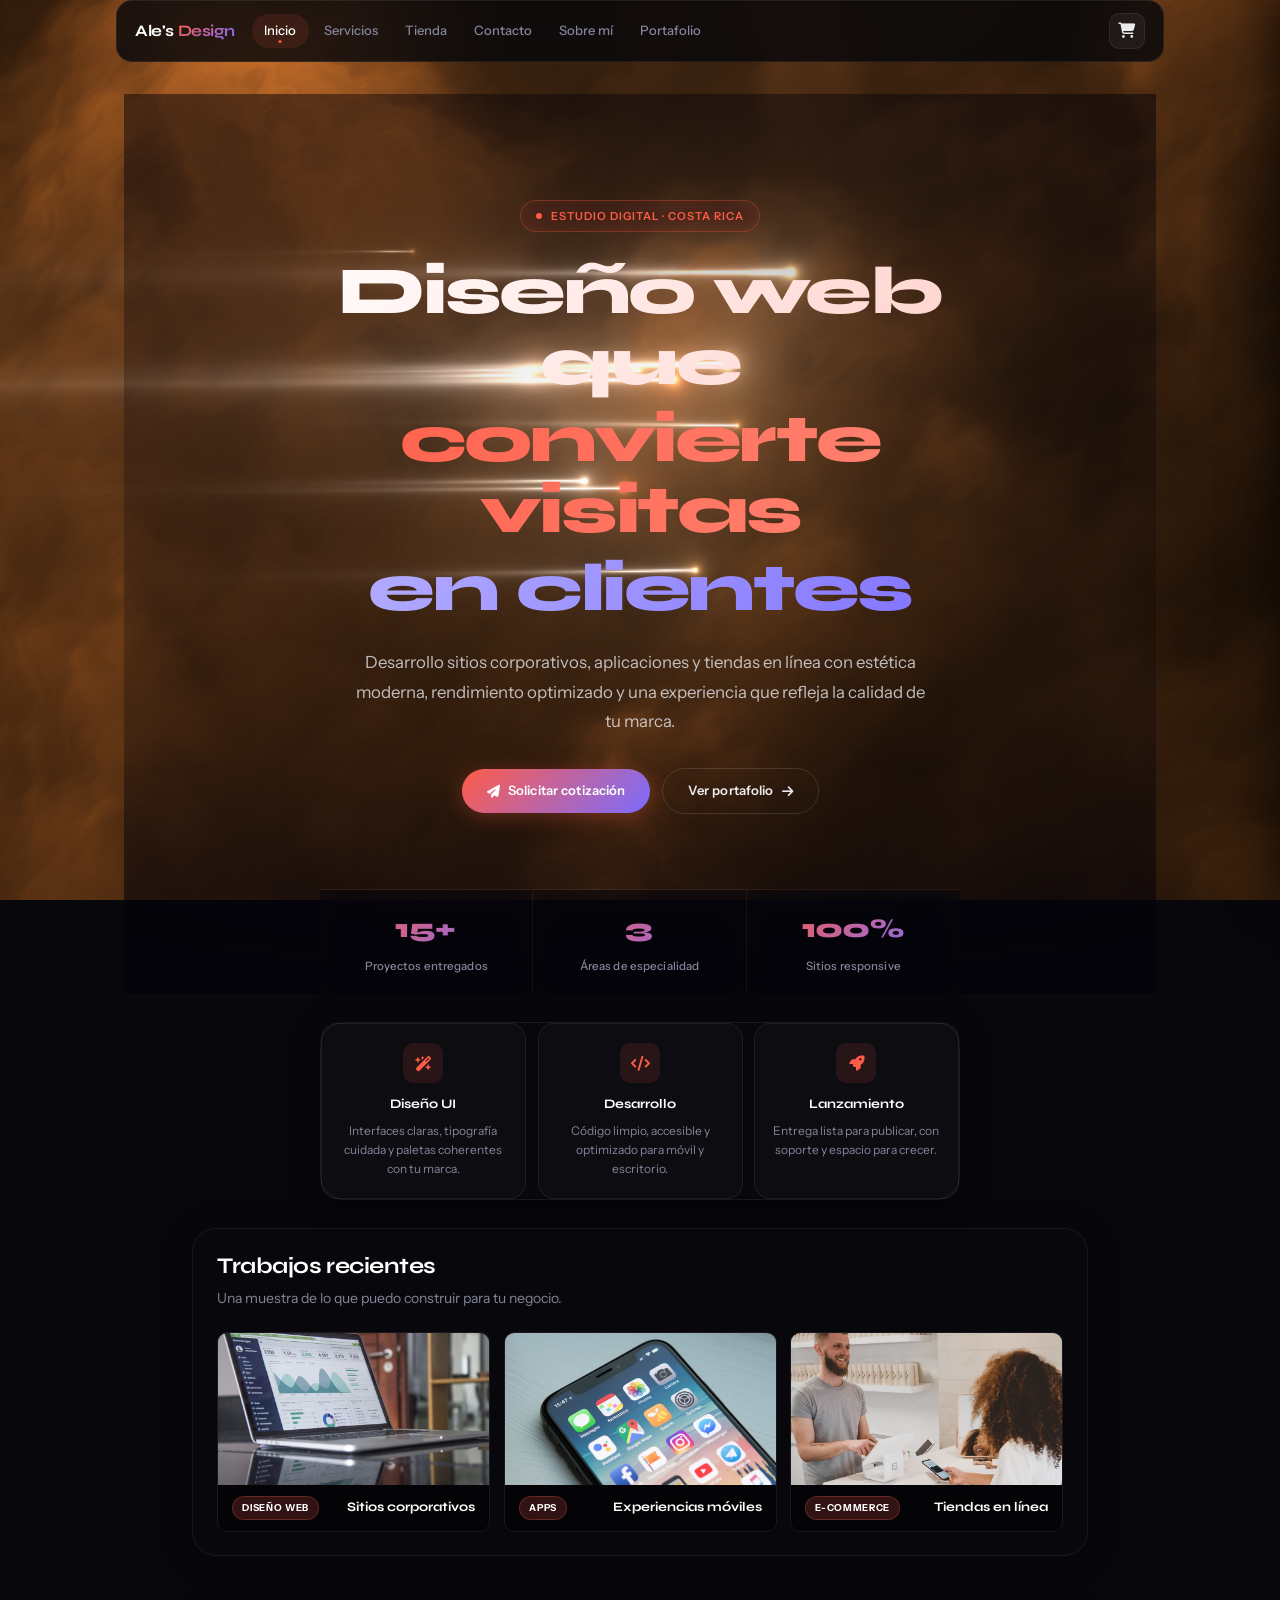
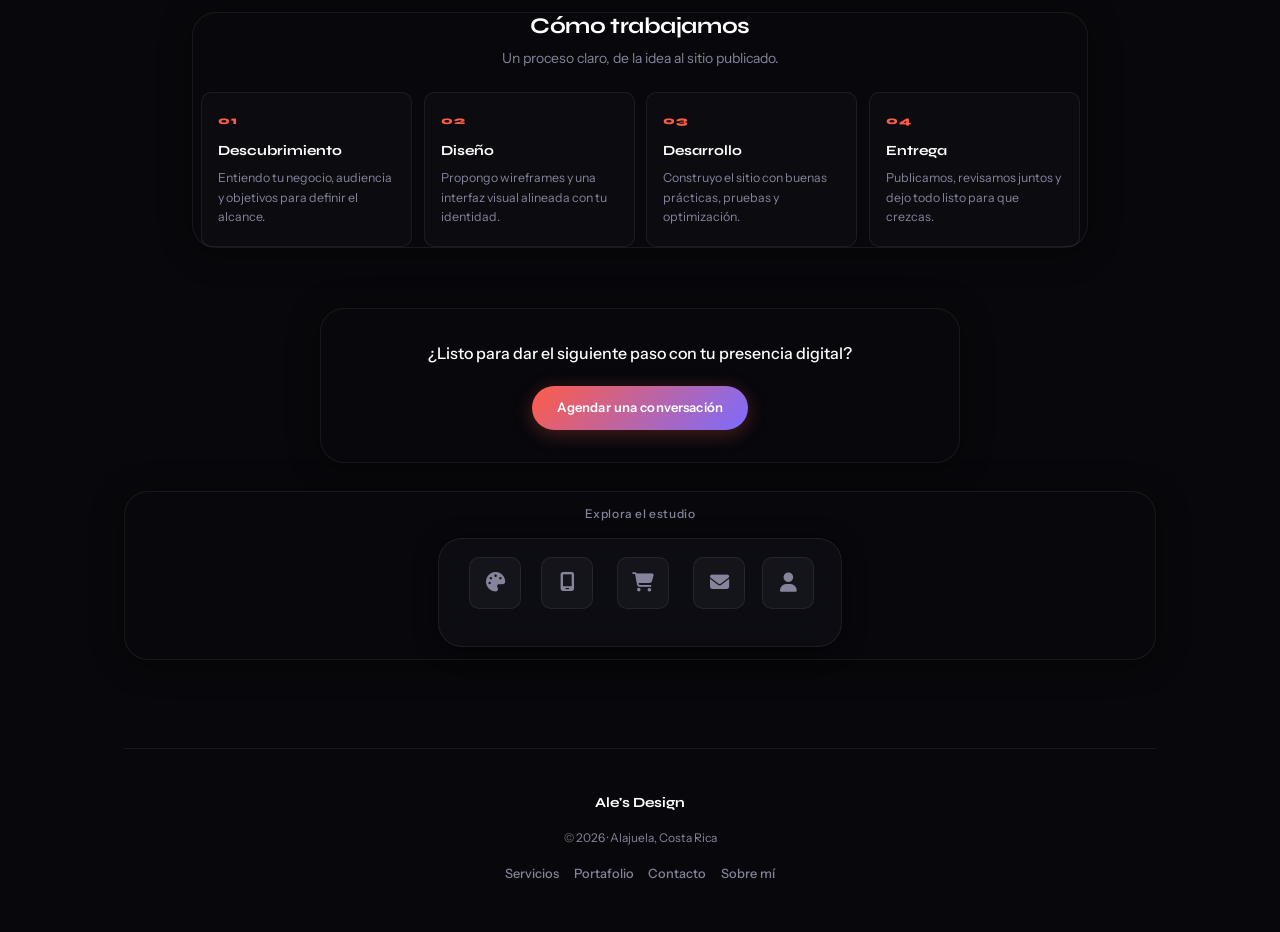
<file: index.html>
<!DOCTYPE html>
<html lang="es">
<head>
  <meta charset="UTF-8" />
  <meta name="viewport" content="width=device-width, initial-scale=1.0" />
  <meta name="description" content="Ale's Design — Estudio de diseño y desarrollo web en Costa Rica. Sitios corporativos, apps y tiendas en línea con identidad visual memorable." />
  <title>Inicio · Ale's Design</title>
  <link rel="icon" href="data:image/svg+xml,%3Csvg xmlns='http://www.w3.org/2000/svg' viewBox='0 0 32 32'%3E%3Cdefs%3E%3ClinearGradient id='g' x1='0%25' y1='0%25' x2='100%25' y2='100%25'%3E%3Cstop offset='0%25' stop-color='%23ff5c47'/%3E%3Cstop offset='100%25' stop-color='%237b6cff'/%3E%3C/linearGradient%3E%3C/defs%3E%3Crect width='32' height='32' rx='8' fill='%2308080c'/%3E%3Ctext x='16' y='22' text-anchor='middle' font-family='system-ui,sans-serif' font-size='14' font-weight='700' fill='url(%23g)'%3EA%3C/text%3E%3C/svg%3E" type="image/svg+xml" />
  <link rel="stylesheet" href="css/styles.css" />
  <link rel="preconnect" href="https://fonts.googleapis.com" />
  <link rel="preconnect" href="https://fonts.gstatic.com" crossorigin />
  <link href="https://fonts.googleapis.com/css2?family=Instrument+Sans:ital,wght@0,400;0,500;0,600;0,700;1,400&family=Syne:wght@600;700;800&display=swap" rel="stylesheet" />
  <link rel="stylesheet" href="https://cdnjs.cloudflare.com/ajax/libs/font-awesome/6.5.1/css/all.min.css" crossorigin="anonymous" referrerpolicy="no-referrer" />
</head>
<body class="page--inicio">
  <!-- Canvas fijo: cubre toda la página de inicio -->
  <canvas id="hero-canvas" aria-hidden="true"></canvas>

  <div class="page-loader" aria-hidden="true">
    <div class="page-loader__bar"></div>
  </div>

  <div class="page-shell">
    <header class="site-header">
      <a href="index.html" class="site-header__brand">Ale's <span>Design</span></a>
      <nav id="main-nav" class="main-nav" aria-label="Principal">
        <a href="index.html" class="main-nav__link main-nav__link--active" aria-current="page">Inicio</a>
        <a href="servicios.html" class="main-nav__link">Servicios</a>
        <a href="tienda.html" class="main-nav__link">Tienda</a>
        <a href="contacto.html" class="main-nav__link">Contacto</a>
        <a href="sobre.html" class="main-nav__link">Sobre mí</a>
        <a href="portafolio.html" class="main-nav__link">Portafolio</a>
      </nav>
      <div class="site-header__actions">
        <button type="button" class="cart-toggle" id="cart-toggle" aria-label="Abrir carrito">
          <i class="fas fa-cart-shopping" aria-hidden="true"></i>
          <span class="cart-badge" aria-live="polite">0</span>
        </button>
        <button type="button" class="nav-toggle" aria-label="Abrir menú" aria-expanded="false" aria-controls="main-nav">
          <i class="fas fa-bars" aria-hidden="true"></i>
        </button>
      </div>
    </header>

    <main>

      <!-- ——— Hero con shader animado ——— -->
      <section class="hero" aria-label="Introducción">
        <!-- Velo de oscurecimiento en bordes -->
        <div class="hero__veil" aria-hidden="true"></div>

        <div class="hero__inner">
          <!-- Badge de confianza (CSS animation, no data-reveal) -->
          <div class="hero__badge">
            <span class="hero__badge-dot" aria-hidden="true"></span>
            Estudio digital · Costa Rica
          </div>

          <!-- Titular multi-línea (cada línea tiene animación CSS propia) -->
          <h1 class="hero__title">
            <span class="hero__title-line hero__title-line--1">Diseño web que</span>
            <span class="hero__title-line hero__title-line--2">convierte visitas</span>
            <span class="hero__title-line hero__title-line--3">en clientes</span>
          </h1>

          <!-- Subtítulo -->
          <p class="hero__subtitle">
            Desarrollo sitios corporativos, aplicaciones y tiendas en línea con
            estética moderna, rendimiento optimizado y una experiencia que
            refleja la calidad de tu marca.
          </p>

          <!-- CTAs -->
          <div class="hero__actions">
            <a class="btn btn--primary" href="contacto.html">
              <i class="fas fa-paper-plane" aria-hidden="true"></i>
              Solicitar cotización
            </a>
            <a class="btn btn--ghost" href="servicios.html">
              Ver portafolio
              <i class="fas fa-arrow-right" aria-hidden="true"></i>
            </a>
          </div>
        </div>

        <!-- Stats — animados por JS stagger -->
        <ul class="stats" data-reveal-stagger aria-label="Cifras del estudio">
          <li class="stat">
            <span class="stat__value">15+</span>
            <span class="stat__label">Proyectos entregados</span>
          </li>
          <li class="stat">
            <span class="stat__value">3</span>
            <span class="stat__label">Áreas de especialidad</span>
          </li>
          <li class="stat">
            <span class="stat__value">100%</span>
            <span class="stat__label">Sitios responsive</span>
          </li>
        </ul>
      </section>

      <!-- ——— Features ——— -->
      <div class="features" data-reveal-stagger aria-label="Enfoque de trabajo">
        <article class="feature-card">
          <span class="feature-card__icon" aria-hidden="true">
            <i class="fas fa-wand-magic-sparkles"></i>
          </span>
          <h2 class="feature-card__title">Diseño UI</h2>
          <p class="feature-card__text">Interfaces claras, tipografía cuidada y paletas coherentes con tu marca.</p>
        </article>
        <article class="feature-card">
          <span class="feature-card__icon" aria-hidden="true">
            <i class="fas fa-code"></i>
          </span>
          <h2 class="feature-card__title">Desarrollo</h2>
          <p class="feature-card__text">Código limpio, accesible y optimizado para móvil y escritorio.</p>
        </article>
        <article class="feature-card">
          <span class="feature-card__icon" aria-hidden="true">
            <i class="fas fa-rocket"></i>
          </span>
          <h2 class="feature-card__title">Lanzamiento</h2>
          <p class="feature-card__text">Entrega lista para publicar, con soporte y espacio para crecer.</p>
        </article>
      </div>

      <!-- ——— Showcase ——— -->
      <section class="showcase panel" aria-labelledby="showcase-heading" data-reveal>
        <div class="section-head">
          <h2 id="showcase-heading" class="section-head__title">Trabajos recientes</h2>
          <p class="section-head__lead">Una muestra de lo que puedo construir para tu negocio.</p>
        </div>
        <div class="showcase-grid">
          <a href="servicios.html#diseno-web" class="showcase-card">
            <div class="showcase-card__media">
              <img src="img/diseno-web-1.jpg" alt="Dashboard y sitio corporativo" width="800" height="450" loading="lazy" decoding="async" />
              <div class="showcase-card__overlay" aria-hidden="true">
                <span class="showcase-card__overlay-cta">
                  <i class="fas fa-arrow-up-right-from-square"></i> Ver proyecto
                </span>
              </div>
            </div>
            <div class="showcase-card__footer">
              <span class="showcase-card__tag">Diseño web</span>
              <span class="showcase-card__title">Sitios corporativos</span>
            </div>
          </a>

          <a href="servicios.html#apps" class="showcase-card">
            <div class="showcase-card__media">
              <img src="img/app-movil-1.jpg" alt="Interfaz de aplicación móvil" width="800" height="450" loading="lazy" decoding="async" />
              <div class="showcase-card__overlay" aria-hidden="true">
                <span class="showcase-card__overlay-cta">
                  <i class="fas fa-arrow-up-right-from-square"></i> Ver proyecto
                </span>
              </div>
            </div>
            <div class="showcase-card__footer">
              <span class="showcase-card__tag">Apps</span>
              <span class="showcase-card__title">Experiencias móviles</span>
            </div>
          </a>

          <a href="servicios.html#ecommerce" class="showcase-card">
            <div class="showcase-card__media">
              <img src="img/ecommerce-1.jpg" alt="Tienda en línea" width="800" height="450" loading="lazy" decoding="async" />
              <div class="showcase-card__overlay" aria-hidden="true">
                <span class="showcase-card__overlay-cta">
                  <i class="fas fa-arrow-up-right-from-square"></i> Ver proyecto
                </span>
              </div>
            </div>
            <div class="showcase-card__footer">
              <span class="showcase-card__tag">E-commerce</span>
              <span class="showcase-card__title">Tiendas en línea</span>
            </div>
          </a>
        </div>
      </section>

      <!-- ——— Proceso ——— -->
      <section class="process" aria-labelledby="process-heading" data-reveal>
        <div class="section-head section-head--center">
          <h2 id="process-heading" class="section-head__title">Cómo trabajamos</h2>
          <p class="section-head__lead">Un proceso claro, de la idea al sitio publicado.</p>
        </div>
        <ol class="process-steps" data-reveal-stagger>
          <li class="process-step">
            <span class="process-step__num">01</span>
            <h3 class="process-step__title">Descubrimiento</h3>
            <p class="process-step__text">Entiendo tu negocio, audiencia y objetivos para definir el alcance.</p>
          </li>
          <li class="process-step">
            <span class="process-step__num">02</span>
            <h3 class="process-step__title">Diseño</h3>
            <p class="process-step__text">Propongo wireframes y una interfaz visual alineada con tu identidad.</p>
          </li>
          <li class="process-step">
            <span class="process-step__num">03</span>
            <h3 class="process-step__title">Desarrollo</h3>
            <p class="process-step__text">Construyo el sitio con buenas prácticas, pruebas y optimización.</p>
          </li>
          <li class="process-step">
            <span class="process-step__num">04</span>
            <h3 class="process-step__title">Entrega</h3>
            <p class="process-step__text">Publicamos, revisamos juntos y dejo todo listo para que crezcas.</p>
          </li>
        </ol>
      </section>

      <!-- ——— CTA ——— -->
      <section class="cta-band" aria-label="Llamada a la acción" data-reveal>
        <p class="cta-band__text">¿Listo para dar el siguiente paso con tu presencia digital?</p>
        <a class="btn btn--primary" href="contacto.html">Agendar una conversación</a>
      </section>

      <!-- ——— Dock ——— -->
      <section class="dock-section" aria-label="Accesos rápidos" data-reveal>
        <p class="dock-section__hint">Explora el estudio</p>
        <div class="dock" role="list">
          <a href="servicios.html#diseno-web" class="dock__item" role="listitem" title="Diseño web">
            <span class="dock__icon" aria-hidden="true"><i class="fas fa-palette"></i></span>
            <span class="dock__label">Diseño web</span>
          </a>
          <a href="servicios.html#apps" class="dock__item" role="listitem" title="Apps">
            <span class="dock__icon" aria-hidden="true"><i class="fas fa-mobile-screen"></i></span>
            <span class="dock__label">Apps</span>
          </a>
          <a href="servicios.html#ecommerce" class="dock__item" role="listitem" title="E-commerce">
            <span class="dock__icon" aria-hidden="true"><i class="fas fa-cart-shopping"></i></span>
            <span class="dock__label">E-commerce</span>
          </a>
          <a href="contacto.html" class="dock__item" role="listitem" title="Contacto">
            <span class="dock__icon" aria-hidden="true"><i class="fas fa-envelope"></i></span>
            <span class="dock__label">Contacto</span>
          </a>
          <a href="sobre.html" class="dock__item" role="listitem" title="Sobre mí">
            <span class="dock__icon" aria-hidden="true"><i class="fas fa-user"></i></span>
            <span class="dock__label">Sobre mí</span>
          </a>
        </div>
      </section>
    </main>

    <footer class="site-footer" data-reveal>
      <p class="site-footer__brand">Ale's Design</p>
      <p class="site-footer__copy">© 2026 · Alajuela, Costa Rica</p>
      <nav class="site-footer__links" aria-label="Enlaces">
        <a href="servicios.html">Servicios</a>
        <a href="portafolio.html">Portafolio</a>
        <a href="contacto.html">Contacto</a>
        <a href="sobre.html">Sobre mí</a>
      </nav>
    </footer>
  </div>

  <script src="js/site.js" defer></script>
  <script src="js/shader.js" defer></script>
  <script src="js/cart.js" defer></script>
</body>
</html>
</file>
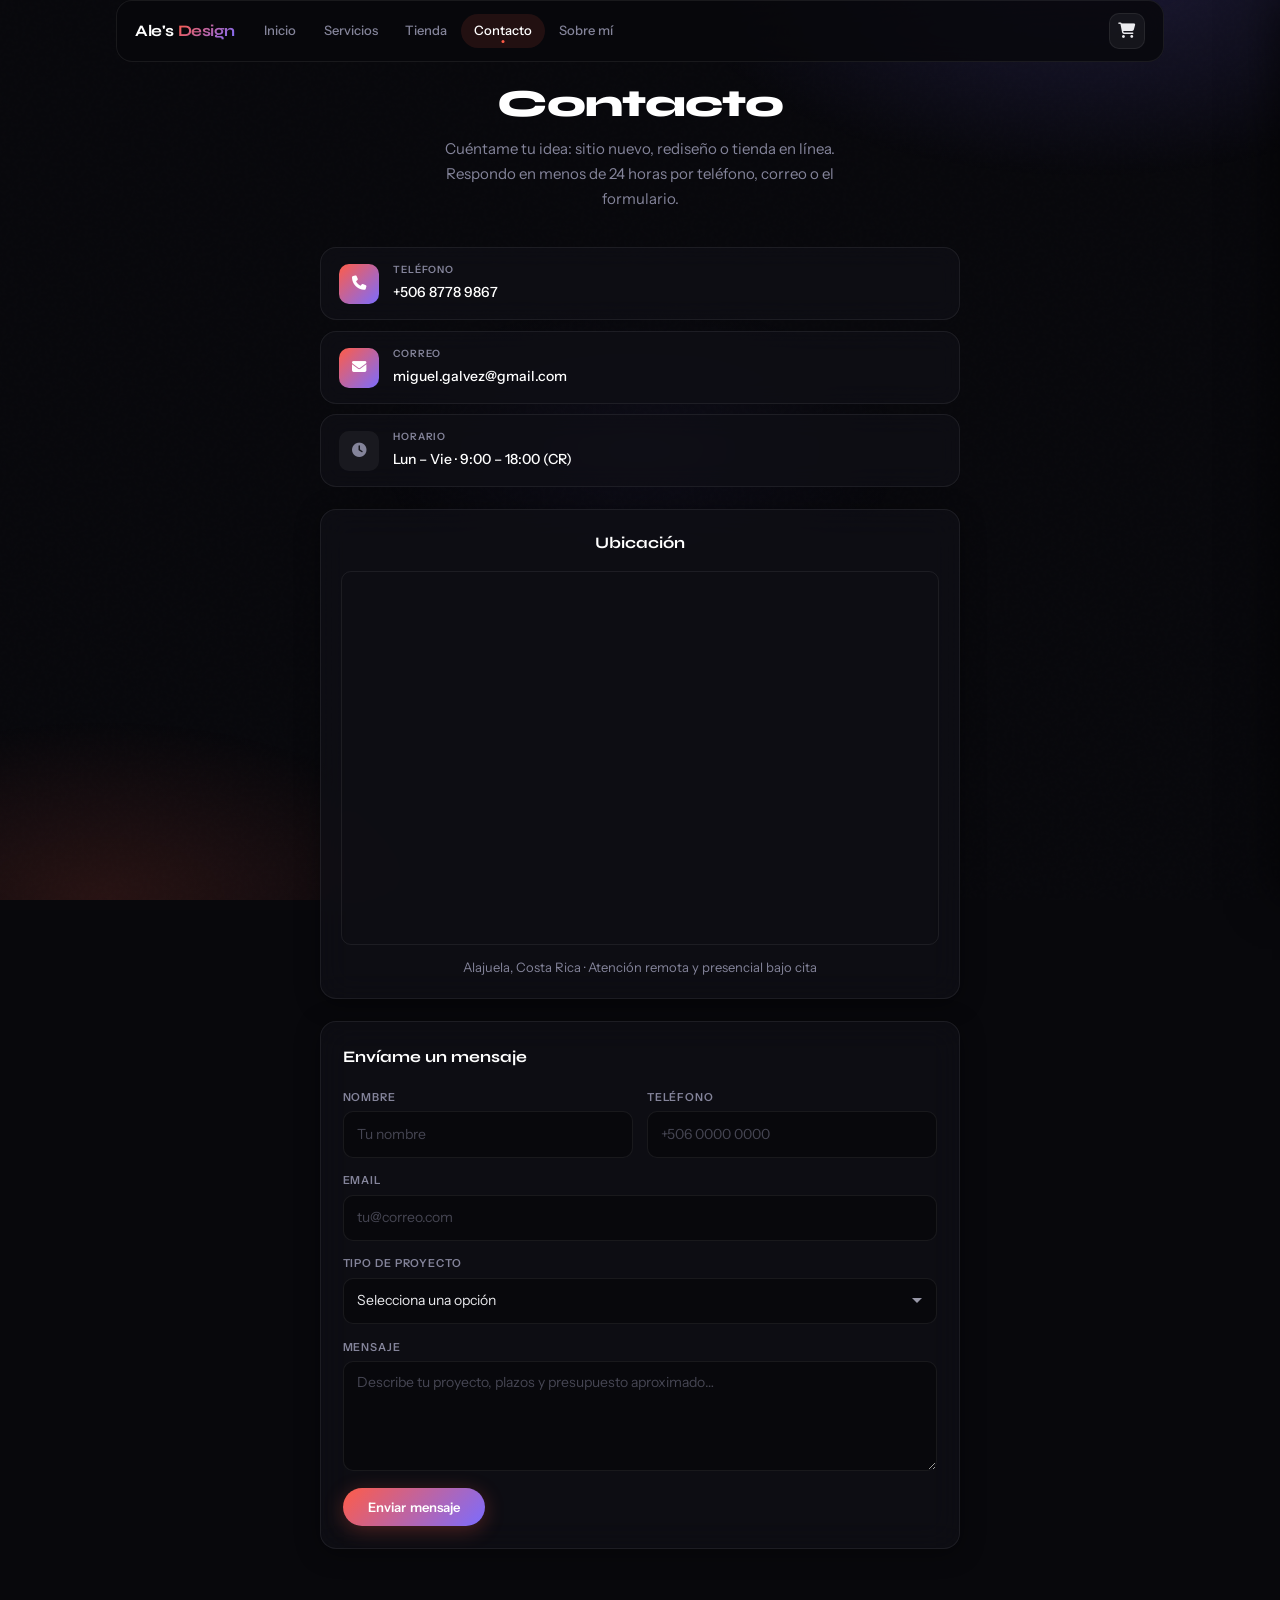
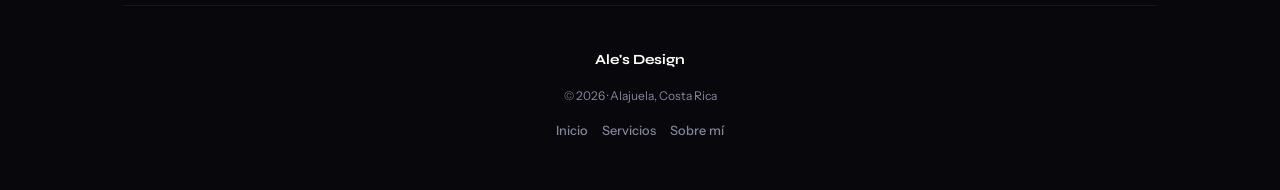
<file: contacto.html>
<!DOCTYPE html>
<html lang="es">
<head>
  <meta charset="UTF-8" />
  <meta name="viewport" content="width=device-width, initial-scale=1.0" />
  <meta name="description" content="Contacta a Ale's Design — teléfono, correo y formulario. Estudio de diseño web en Alajuela, Costa Rica." />
  <title>Contacto · Ale's Design</title>
  <link rel="icon" href="data:image/svg+xml,%3Csvg xmlns='http://www.w3.org/2000/svg' viewBox='0 0 32 32'%3E%3Cdefs%3E%3ClinearGradient id='g' x1='0%25' y1='0%25' x2='100%25' y2='100%25'%3E%3Cstop offset='0%25' stop-color='%23ff5c47'/%3E%3Cstop offset='100%25' stop-color='%237b6cff'/%3E%3C/linearGradient%3E%3C/defs%3E%3Crect width='32' height='32' rx='8' fill='%2308080c'/%3E%3Ctext x='16' y='22' text-anchor='middle' font-family='system-ui,sans-serif' font-size='14' font-weight='700' fill='url(%23g)'%3EA%3C/text%3E%3C/svg%3E" type="image/svg+xml" />
  <link rel="stylesheet" href="css/styles.css" />
  <link rel="preconnect" href="https://fonts.googleapis.com" />
  <link rel="preconnect" href="https://fonts.gstatic.com" crossorigin />
  <link href="https://fonts.googleapis.com/css2?family=Instrument+Sans:ital,wght@0,400;0,500;0,600;0,700;1,400&family=Syne:wght@600;700;800&display=swap" rel="stylesheet" />
  <link rel="stylesheet" href="https://cdnjs.cloudflare.com/ajax/libs/font-awesome/6.5.1/css/all.min.css" crossorigin="anonymous" referrerpolicy="no-referrer" />
</head>
<body class="page--contacto">
  <div class="page-loader" aria-hidden="true">
    <div class="page-loader__bar"></div>
  </div>

  <div class="page-shell">
    <header class="site-header">
      <a href="index.html" class="site-header__brand">Ale's <span>Design</span></a>
      <nav id="main-nav" class="main-nav" aria-label="Principal">
        <a href="index.html" class="main-nav__link">Inicio</a>
        <a href="servicios.html" class="main-nav__link">Servicios</a>
        <a href="tienda.html" class="main-nav__link">Tienda</a>
        <a href="contacto.html" class="main-nav__link main-nav__link--active" aria-current="page">Contacto</a>
        <a href="sobre.html" class="main-nav__link">Sobre mí</a>
      </nav>
      <div class="site-header__actions">
        <button type="button" class="cart-toggle" id="cart-toggle" aria-label="Abrir carrito">
          <i class="fas fa-cart-shopping" aria-hidden="true"></i>
          <span class="cart-badge" aria-live="polite">0</span>
        </button>
        <button type="button" class="nav-toggle" aria-label="Abrir menú" aria-expanded="false" aria-controls="main-nav">
          <i class="fas fa-bars" aria-hidden="true"></i>
        </button>
      </div>
    </header>

    <main class="inner-page">
      <header class="page-header" data-reveal>
        <h1 class="page-header__title">Contacto</h1>
        <p class="page-header__lead">
          Cuéntame tu idea: sitio nuevo, rediseño o tienda en línea. Respondo en menos de 24 horas por teléfono, correo o el formulario.
        </p>
      </header>

      <section class="contact-channels" aria-label="Datos de contacto directo" data-reveal-stagger>
        <a class="contact-channel" href="tel:+50687789867">
          <span class="contact-channel__icon" aria-hidden="true">
            <i class="fas fa-phone"></i>
          </span>
          <span class="contact-channel__body">
            <span class="contact-channel__label">Teléfono</span>
            <span class="contact-channel__text">+506 8778 9867</span>
          </span>
        </a>
        <a class="contact-channel" href="mailto:miguel.galvez@gmail.com">
          <span class="contact-channel__icon" aria-hidden="true">
            <i class="fas fa-envelope"></i>
          </span>
          <span class="contact-channel__body">
            <span class="contact-channel__label">Correo</span>
            <span class="contact-channel__text">miguel.galvez@gmail.com</span>
          </span>
        </a>
        <div class="contact-channel contact-channel--static">
          <span class="contact-channel__icon contact-channel__icon--muted" aria-hidden="true">
            <i class="fas fa-clock"></i>
          </span>
          <span class="contact-channel__body">
            <span class="contact-channel__label">Horario</span>
            <span class="contact-channel__text">Lun – Vie · 9:00 – 18:00 (CR)</span>
          </span>
        </div>
      </section>

      <section class="contact-map-block panel" aria-labelledby="ubicacion-heading" data-reveal>
        <h2 id="ubicacion-heading" class="contact-map-block__title">Ubicación</h2>
        <div class="embed-map">
          <iframe
            title="Mapa: Alajuela, Costa Rica"
            src="https://www.google.com/maps?q=Alajuela+Costa+Rica&hl=es&z=13&output=embed"
            loading="lazy"
            referrerpolicy="no-referrer-when-downgrade"
            allowfullscreen
          ></iframe>
        </div>
        <p class="contact-map-block__caption">Alajuela, Costa Rica · Atención remota y presencial bajo cita</p>
      </section>

      <form class="contact-form panel" id="contact-form" novalidate data-reveal>
        <h2 class="contact-form__title">Envíame un mensaje</h2>
        <div class="form-grid">
          <label class="field">
            <span class="field__label">Nombre</span>
            <input type="text" name="nombre" autocomplete="name" placeholder="Tu nombre" required />
          </label>
          <label class="field">
            <span class="field__label">Teléfono</span>
            <input type="tel" name="telefono" autocomplete="tel" placeholder="+506 0000 0000" />
          </label>
          <label class="field field--full">
            <span class="field__label">Email</span>
            <input type="email" name="email" autocomplete="email" placeholder="tu@correo.com" required />
          </label>
          <label class="field field--full">
            <span class="field__label">Tipo de proyecto</span>
            <select name="tipo" class="field__select">
              <option value="">Selecciona una opción</option>
              <option value="web">Sitio web / landing</option>
              <option value="app">Aplicación web o móvil</option>
              <option value="ecommerce">Tienda en línea</option>
              <option value="otro">Otro / no estoy seguro</option>
            </select>
          </label>
          <label class="field field--full">
            <span class="field__label">Mensaje</span>
            <textarea name="mensaje" rows="4" placeholder="Describe tu proyecto, plazos y presupuesto aproximado…" required></textarea>
          </label>
        </div>
        <p class="form-feedback" id="form-feedback" role="status" aria-live="polite" hidden></p>
        <button type="submit" class="btn btn--primary btn-submit">Enviar mensaje</button>
      </form>
    </main>

    <footer class="site-footer" data-reveal>
      <p class="site-footer__brand">Ale's Design</p>
      <p class="site-footer__copy">© 2026 · Alajuela, Costa Rica</p>
      <nav class="site-footer__links" aria-label="Enlaces">
        <a href="index.html">Inicio</a>
        <a href="servicios.html">Servicios</a>
        <a href="sobre.html">Sobre mí</a>
      </nav>
    </footer>
  </div>

  <script src="js/site.js" defer></script>
  <script src="js/cart.js" defer></script>
</body>
</html>
</file>
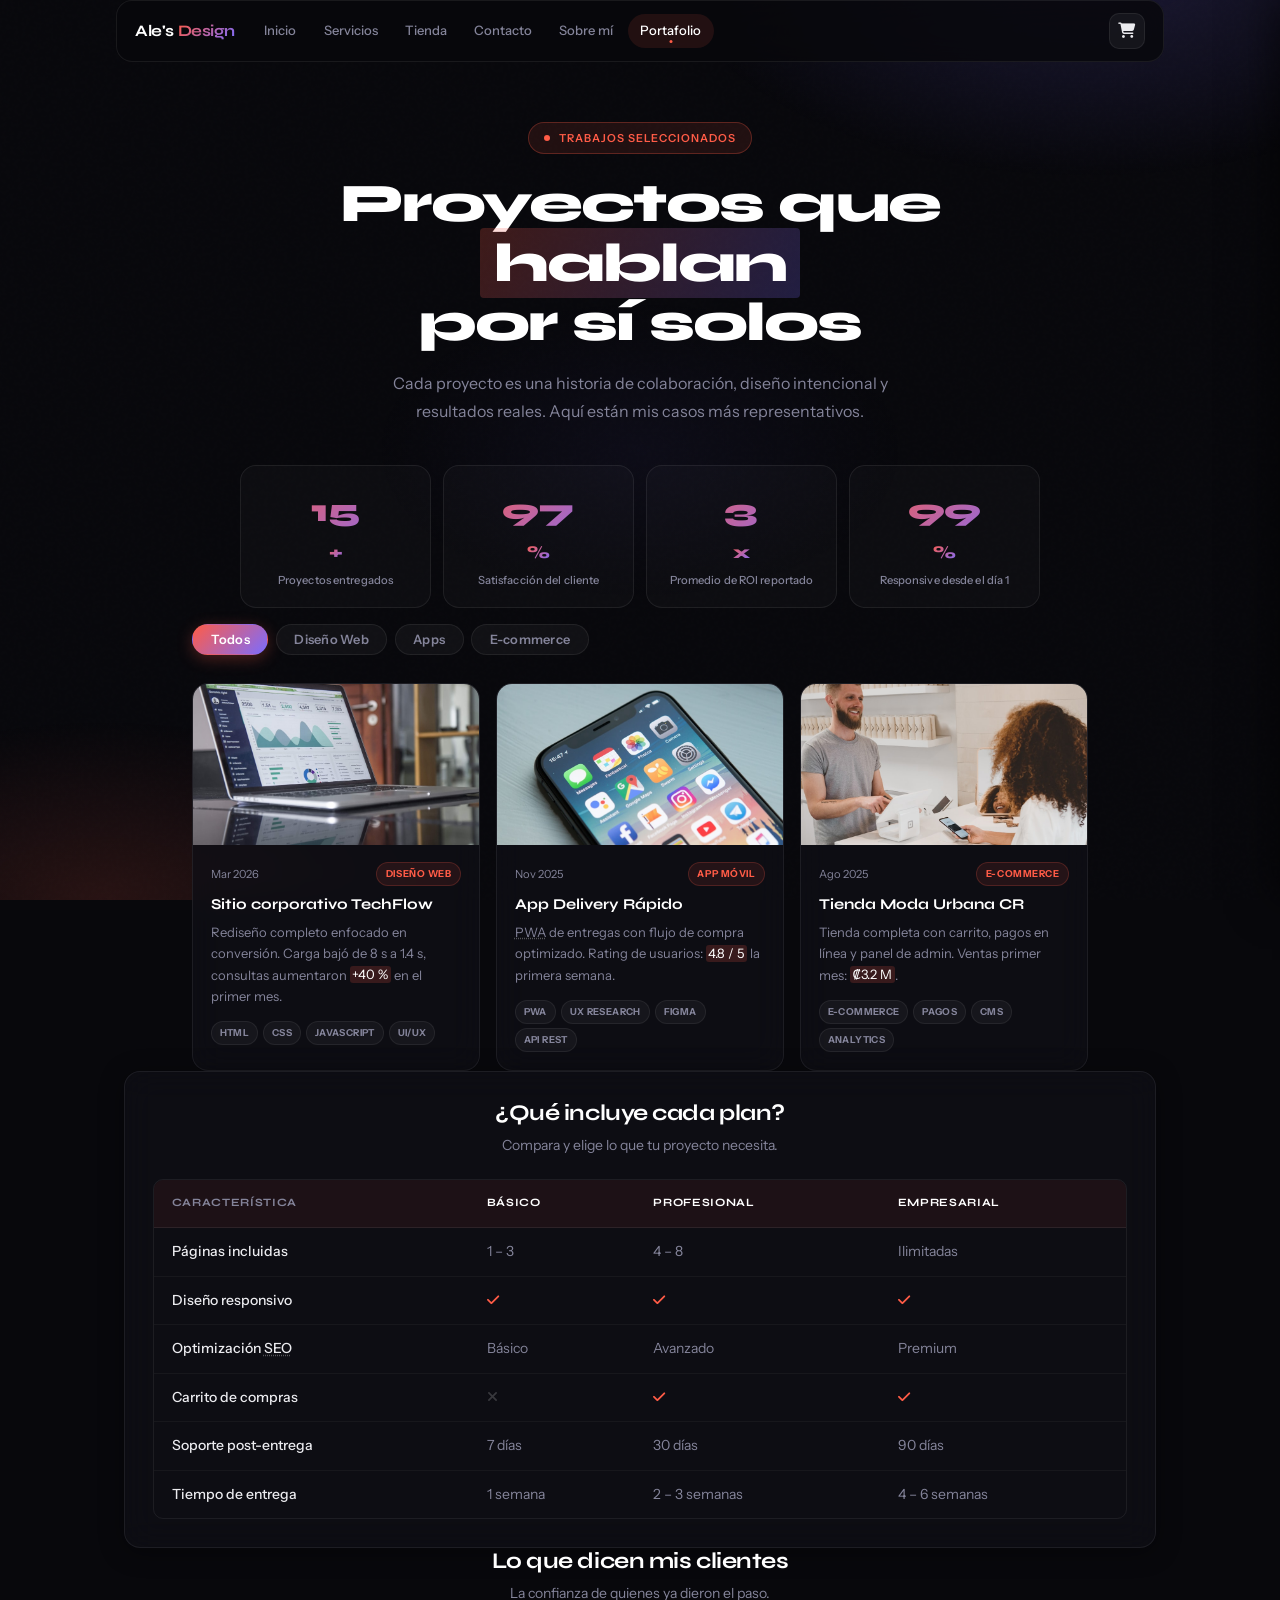
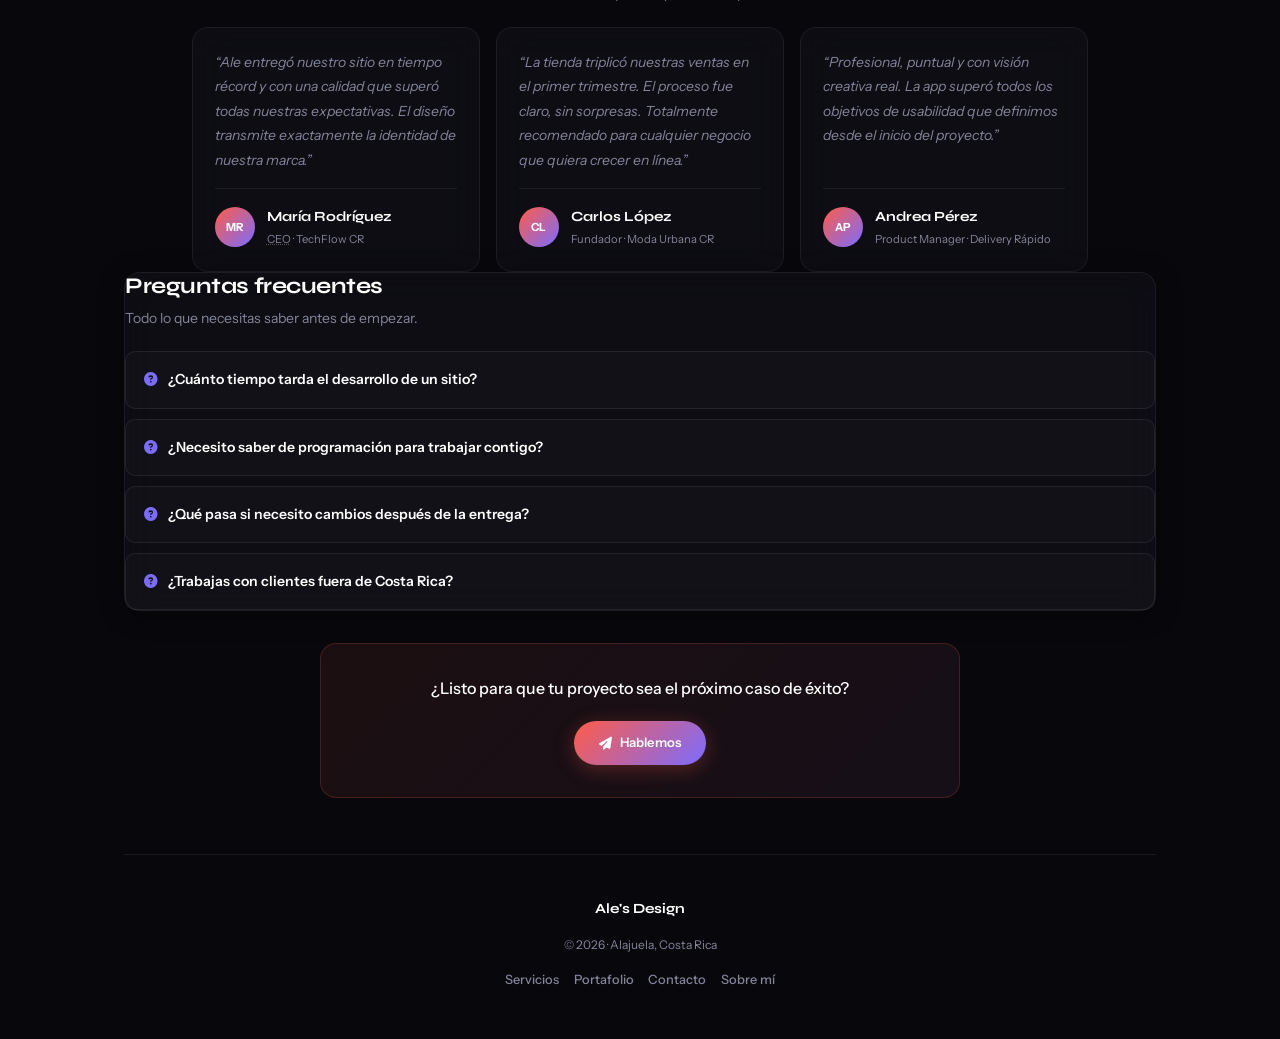
<file: portafolio.html>
<!DOCTYPE html>
<html lang="es">
<head>
  <meta charset="UTF-8" />
  <meta name="viewport" content="width=device-width, initial-scale=1.0" />
  <meta name="description" content="Portafolio de Ale's Design — casos de éxito, proyectos reales y resultados medibles en diseño web, Costa Rica." />
  <title>Portafolio · Ale's Design</title>
  <link rel="icon" href="data:image/svg+xml,%3Csvg xmlns='http://www.w3.org/2000/svg' viewBox='0 0 32 32'%3E%3Cdefs%3E%3ClinearGradient id='g' x1='0%25' y1='0%25' x2='100%25' y2='100%25'%3E%3Cstop offset='0%25' stop-color='%23ff5c47'/%3E%3Cstop offset='100%25' stop-color='%237b6cff'/%3E%3C/linearGradient%3E%3C/defs%3E%3Crect width='32' height='32' rx='8' fill='%2308080c'/%3E%3Ctext x='16' y='22' text-anchor='middle' font-family='system-ui,sans-serif' font-size='14' font-weight='700' fill='url(%23g)'%3EA%3C/text%3E%3C/svg%3E" type="image/svg+xml" />
  <link rel="stylesheet" href="css/styles.css" />
  <link rel="stylesheet" href="css/portafolio.css" />
  <link rel="preconnect" href="https://fonts.googleapis.com" />
  <link rel="preconnect" href="https://fonts.gstatic.com" crossorigin />
  <link href="https://fonts.googleapis.com/css2?family=Instrument+Sans:ital,wght@0,400;0,500;0,600;0,700;1,400&family=Syne:wght@600;700;800&display=swap" rel="stylesheet" />
  <link rel="stylesheet" href="https://cdnjs.cloudflare.com/ajax/libs/font-awesome/6.5.1/css/all.min.css" crossorigin="anonymous" referrerpolicy="no-referrer" />
</head>
<body>
  <div class="page-loader" aria-hidden="true">
    <div class="page-loader__bar"></div>
  </div>

  <div class="page-shell">
    <header class="site-header">
      <a href="index.html" class="site-header__brand">Ale's <span>Design</span></a>
      <nav id="main-nav" class="main-nav" aria-label="Principal">
        <a href="index.html" class="main-nav__link">Inicio</a>
        <a href="servicios.html" class="main-nav__link">Servicios</a>
        <a href="tienda.html" class="main-nav__link">Tienda</a>
        <a href="contacto.html" class="main-nav__link">Contacto</a>
        <a href="sobre.html" class="main-nav__link">Sobre mí</a>
        <a href="portafolio.html" class="main-nav__link main-nav__link--active" aria-current="page">Portafolio</a>
      </nav>
      <div class="site-header__actions">
        <button type="button" class="cart-toggle" id="cart-toggle" aria-label="Abrir carrito">
          <i class="fas fa-cart-shopping" aria-hidden="true"></i>
          <span class="cart-badge" aria-live="polite">0</span>
        </button>
        <button type="button" class="nav-toggle" aria-label="Abrir menú" aria-expanded="false" aria-controls="main-nav">
          <i class="fas fa-bars" aria-hidden="true"></i>
        </button>
      </div>
    </header>

    <main>

      <!-- ——— Hero de portafolio ——— -->
      <section class="pf-hero" data-reveal>
        <div class="pf-hero__badge">
          <span class="hero__badge-dot" aria-hidden="true"></span>
          Trabajos seleccionados
        </div>
        <h1 class="pf-hero__title">
          Proyectos que <mark class="highlight-mark">hablan</mark><br>por sí solos
        </h1>
        <p class="pf-hero__lead">
          Cada proyecto es una historia de colaboración, diseño intencional y resultados reales.
          Aquí están mis casos más representativos.
        </p>

        <!-- Métricas rápidas -->
        <ul class="pf-metrics" aria-label="Resultados globales">
          <li class="pf-metric">
            <span class="pf-metric__val" data-count="15">0</span><span class="pf-metric__unit">+</span>
            <span class="pf-metric__label">Proyectos entregados</span>
          </li>
          <li class="pf-metric">
            <span class="pf-metric__val" data-count="98">0</span><span class="pf-metric__unit">%</span>
            <span class="pf-metric__label">Satisfacción del cliente</span>
          </li>
          <li class="pf-metric">
            <span class="pf-metric__val" data-count="3">0</span><span class="pf-metric__unit">x</span>
            <span class="pf-metric__label">Promedio de ROI reportado</span>
          </li>
          <li class="pf-metric">
            <span class="pf-metric__val" data-count="100">0</span><span class="pf-metric__unit">%</span>
            <span class="pf-metric__label">Responsive desde el día 1</span>
          </li>
        </ul>
      </section>

      <!-- ——— Filtros + grilla de proyectos ——— -->
      <section class="pf-section" aria-labelledby="proyectos-heading">
        <div class="pf-filter-bar" role="group" aria-label="Filtrar proyectos">
          <button class="pf-filter-btn is-active" data-filter="all">Todos</button>
          <button class="pf-filter-btn" data-filter="web">Diseño Web</button>
          <button class="pf-filter-btn" data-filter="app">Apps</button>
          <button class="pf-filter-btn" data-filter="ecommerce">E-commerce</button>
        </div>

        <h2 id="proyectos-heading" class="sr-only">Proyectos</h2>

        <div class="pf-grid" id="pf-grid">

          <!-- Proyecto 1 -->
          <article class="pf-card" data-category="web" data-reveal>
            <figure class="pf-card__media">
              <img src="img/diseno-web-1.jpg" alt="Dashboard sitio corporativo TechFlow" width="800" height="450" loading="lazy" decoding="async" />
              <figcaption class="pf-card__overlay">
                <span class="pf-card__overlay-tag">Diseño Web</span>
                <a href="contacto.html" class="pf-card__overlay-cta">
                  <i class="fas fa-arrow-up-right-from-square"></i> Ver detalles
                </a>
              </figcaption>
            </figure>
            <div class="pf-card__body">
              <header class="pf-card__head">
                <time class="pf-card__date" datetime="2026-03">Mar 2026</time>
                <span class="pf-card__category">Diseño Web</span>
              </header>
              <h3 class="pf-card__title">Sitio corporativo TechFlow</h3>
              <p class="pf-card__desc">
                Rediseño completo enfocado en conversión. Carga bajó de 8 s a 1.4 s,
                consultas aumentaron <mark>+40 %</mark> en el primer mes.
              </p>
              <ul class="pf-card__stack">
                <li>HTML</li><li>CSS</li><li>JavaScript</li><li>UI/UX</li>
              </ul>
            </div>
          </article>

          <!-- Proyecto 2 -->
          <article class="pf-card" data-category="app" data-reveal>
            <figure class="pf-card__media">
              <img src="img/app-movil-1.jpg" alt="App de delivery móvil" width="800" height="450" loading="lazy" decoding="async" />
              <figcaption class="pf-card__overlay">
                <span class="pf-card__overlay-tag">App Móvil</span>
                <a href="contacto.html" class="pf-card__overlay-cta">
                  <i class="fas fa-arrow-up-right-from-square"></i> Ver detalles
                </a>
              </figcaption>
            </figure>
            <div class="pf-card__body">
              <header class="pf-card__head">
                <time class="pf-card__date" datetime="2025-11">Nov 2025</time>
                <span class="pf-card__category">App Móvil</span>
              </header>
              <h3 class="pf-card__title">App Delivery Rápido</h3>
              <p class="pf-card__desc">
                <abbr title="Progressive Web App">PWA</abbr> de entregas con flujo
                de compra optimizado. Rating de usuarios: <mark>4.8 / 5</mark> la primera semana.
              </p>
              <ul class="pf-card__stack">
                <li>PWA</li><li>UX Research</li><li>Figma</li><li>API REST</li>
              </ul>
            </div>
          </article>

          <!-- Proyecto 3 -->
          <article class="pf-card" data-category="ecommerce" data-reveal>
            <figure class="pf-card__media">
              <img src="img/ecommerce-1.jpg" alt="Tienda en línea Moda Urbana" width="800" height="450" loading="lazy" decoding="async" />
              <figcaption class="pf-card__overlay">
                <span class="pf-card__overlay-tag">E-commerce</span>
                <a href="contacto.html" class="pf-card__overlay-cta">
                  <i class="fas fa-arrow-up-right-from-square"></i> Ver detalles
                </a>
              </figcaption>
            </figure>
            <div class="pf-card__body">
              <header class="pf-card__head">
                <time class="pf-card__date" datetime="2025-08">Ago 2025</time>
                <span class="pf-card__category">E-commerce</span>
              </header>
              <h3 class="pf-card__title">Tienda Moda Urbana CR</h3>
              <p class="pf-card__desc">
                Tienda completa con carrito, pagos en línea y panel de admin.
                Ventas primer mes: <mark>₡3.2 M</mark>.
              </p>
              <ul class="pf-card__stack">
                <li>E-commerce</li><li>Pagos</li><li>CMS</li><li>Analytics</li>
              </ul>
            </div>
          </article>

        </div>
      </section>

      <!-- ——— Comparativa de planes — table ——— -->
      <section class="panel pf-table-section" aria-labelledby="compare-heading" data-reveal>
        <div class="section-head section-head--center">
          <h2 id="compare-heading" class="section-head__title">¿Qué incluye cada plan?</h2>
          <p class="section-head__lead">Compara y elige lo que tu proyecto necesita.</p>
        </div>
        <div class="table-wrap">
          <table class="comparison-table" aria-label="Comparativa de servicios">
            <thead>
              <tr>
                <th scope="col">Característica</th>
                <th scope="col">Básico</th>
                <th scope="col">Profesional</th>
                <th scope="col">Empresarial</th>
              </tr>
            </thead>
            <tbody>
              <tr>
                <td>Páginas incluidas</td>
                <td>1 – 3</td>
                <td>4 – 8</td>
                <td>Ilimitadas</td>
              </tr>
              <tr>
                <td>Diseño responsivo</td>
                <td><i class="fas fa-check" aria-label="Sí"></i></td>
                <td><i class="fas fa-check" aria-label="Sí"></i></td>
                <td><i class="fas fa-check" aria-label="Sí"></i></td>
              </tr>
              <tr>
                <td>Optimización <abbr title="Search Engine Optimization">SEO</abbr></td>
                <td>Básico</td>
                <td>Avanzado</td>
                <td>Premium</td>
              </tr>
              <tr>
                <td>Carrito de compras</td>
                <td><i class="fas fa-xmark table-no" aria-label="No"></i></td>
                <td><i class="fas fa-check" aria-label="Sí"></i></td>
                <td><i class="fas fa-check" aria-label="Sí"></i></td>
              </tr>
              <tr>
                <td>Soporte post-entrega</td>
                <td>7 días</td>
                <td>30 días</td>
                <td>90 días</td>
              </tr>
              <tr>
                <td>Tiempo de entrega</td>
                <td>1 semana</td>
                <td>2 – 3 semanas</td>
                <td>4 – 6 semanas</td>
              </tr>
            </tbody>
          </table>
        </div>
      </section>

      <!-- ——— Testimonios — blockquote + cite ——— -->
      <section class="pf-section" aria-labelledby="testimonios-heading">
        <div class="section-head section-head--center" data-reveal>
          <h2 id="testimonios-heading" class="section-head__title">Lo que dicen mis clientes</h2>
          <p class="section-head__lead">La confianza de quienes ya dieron el paso.</p>
        </div>

        <div class="testimonials-grid" data-reveal-stagger>

          <figure class="testimonial-card">
            <blockquote class="testimonial-card__quote">
              <p>Ale entregó nuestro sitio en tiempo récord y con una calidad que superó todas nuestras expectativas. El diseño transmite exactamente la identidad de nuestra marca.</p>
            </blockquote>
            <figcaption class="testimonial-card__author">
              <div class="testimonial-card__avatar" aria-hidden="true">MR</div>
              <div>
                <cite class="testimonial-card__name">María Rodríguez</cite>
                <span class="testimonial-card__role">
                  <abbr title="Chief Executive Officer">CEO</abbr> · TechFlow CR
                </span>
              </div>
            </figcaption>
          </figure>

          <figure class="testimonial-card">
            <blockquote class="testimonial-card__quote">
              <p>La tienda triplicó nuestras ventas en el primer trimestre. El proceso fue claro, sin sorpresas. Totalmente recomendado para cualquier negocio que quiera crecer en línea.</p>
            </blockquote>
            <figcaption class="testimonial-card__author">
              <div class="testimonial-card__avatar" aria-hidden="true">CL</div>
              <div>
                <cite class="testimonial-card__name">Carlos López</cite>
                <span class="testimonial-card__role">Fundador · Moda Urbana CR</span>
              </div>
            </figcaption>
          </figure>

          <figure class="testimonial-card">
            <blockquote class="testimonial-card__quote">
              <p>Profesional, puntual y con visión creativa real. La app superó todos los objetivos de usabilidad que definimos desde el inicio del proyecto.</p>
            </blockquote>
            <figcaption class="testimonial-card__author">
              <div class="testimonial-card__avatar" aria-hidden="true">AP</div>
              <div>
                <cite class="testimonial-card__name">Andrea Pérez</cite>
                <span class="testimonial-card__role">Product Manager · Delivery Rápido</span>
              </div>
            </figcaption>
          </figure>

        </div>
      </section>

      <!-- ——— FAQ — details + summary ——— -->
      <section class="panel pf-faq" aria-labelledby="faq-heading" data-reveal>
        <div class="section-head">
          <h2 id="faq-heading" class="section-head__title">Preguntas frecuentes</h2>
          <p class="section-head__lead">Todo lo que necesitas saber antes de empezar.</p>
        </div>
        <div class="faq-list">

          <details class="faq-item">
            <summary class="faq-item__question">
              <i class="fas fa-circle-question" aria-hidden="true"></i>
              ¿Cuánto tiempo tarda el desarrollo de un sitio?
            </summary>
            <p class="faq-item__answer">
              Depende del alcance. Un sitio básico puede estar listo en <strong>1 semana</strong>;
              un e-commerce completo puede tomar de <strong>3 a 6 semanas</strong>.
              Al iniciar el proyecto defino un cronograma detallado contigo.
            </p>
          </details>

          <details class="faq-item">
            <summary class="faq-item__question">
              <i class="fas fa-circle-question" aria-hidden="true"></i>
              ¿Necesito saber de programación para trabajar contigo?
            </summary>
            <p class="faq-item__answer">
              No. Me encargo de toda la parte técnica. Solo necesitas tener clara
              tu idea, tu marca y tus objetivos. El resto lo resolvemos juntos.
            </p>
          </details>

          <details class="faq-item">
            <summary class="faq-item__question">
              <i class="fas fa-circle-question" aria-hidden="true"></i>
              ¿Qué pasa si necesito cambios después de la entrega?
            </summary>
            <p class="faq-item__answer">
              Todos los planes incluyen un período de soporte post-entrega (de 7 a 90 días).
              Fuera de ese período ofrezco paquetes de mantenimiento mensual.
            </p>
          </details>

          <details class="faq-item">
            <summary class="faq-item__question">
              <i class="fas fa-circle-question" aria-hidden="true"></i>
              ¿Trabajas con clientes fuera de Costa Rica?
            </summary>
            <p class="faq-item__answer">
              Sí. Trabajo de forma remota con clientes de toda Latinoamérica.
              Las reuniones se hacen por videollamada y los pagos vía transferencia
              o plataformas digitales.
            </p>
          </details>

        </div>
      </section>

      <!-- ——— CTA ——— -->
      <section class="cta-band" aria-label="Llamada a la acción" data-reveal>
        <p class="cta-band__text">¿Listo para que tu proyecto sea el próximo caso de éxito?</p>
        <a class="btn btn--primary" href="contacto.html">
          <i class="fas fa-paper-plane" aria-hidden="true"></i>
          Hablemos
        </a>
      </section>

    </main>

    <footer class="site-footer" data-reveal>
      <p class="site-footer__brand">Ale's Design</p>
      <p class="site-footer__copy">© 2026 · Alajuela, Costa Rica</p>
      <nav class="site-footer__links" aria-label="Enlaces">
        <a href="servicios.html">Servicios</a>
        <a href="portafolio.html">Portafolio</a>
        <a href="contacto.html">Contacto</a>
        <a href="sobre.html">Sobre mí</a>
      </nav>
    </footer>
  </div>

  <script src="js/site.js" defer></script>
  <script src="js/cart.js" defer></script>
  <script src="js/portafolio.js" defer></script>
</body>
</html>
</file>
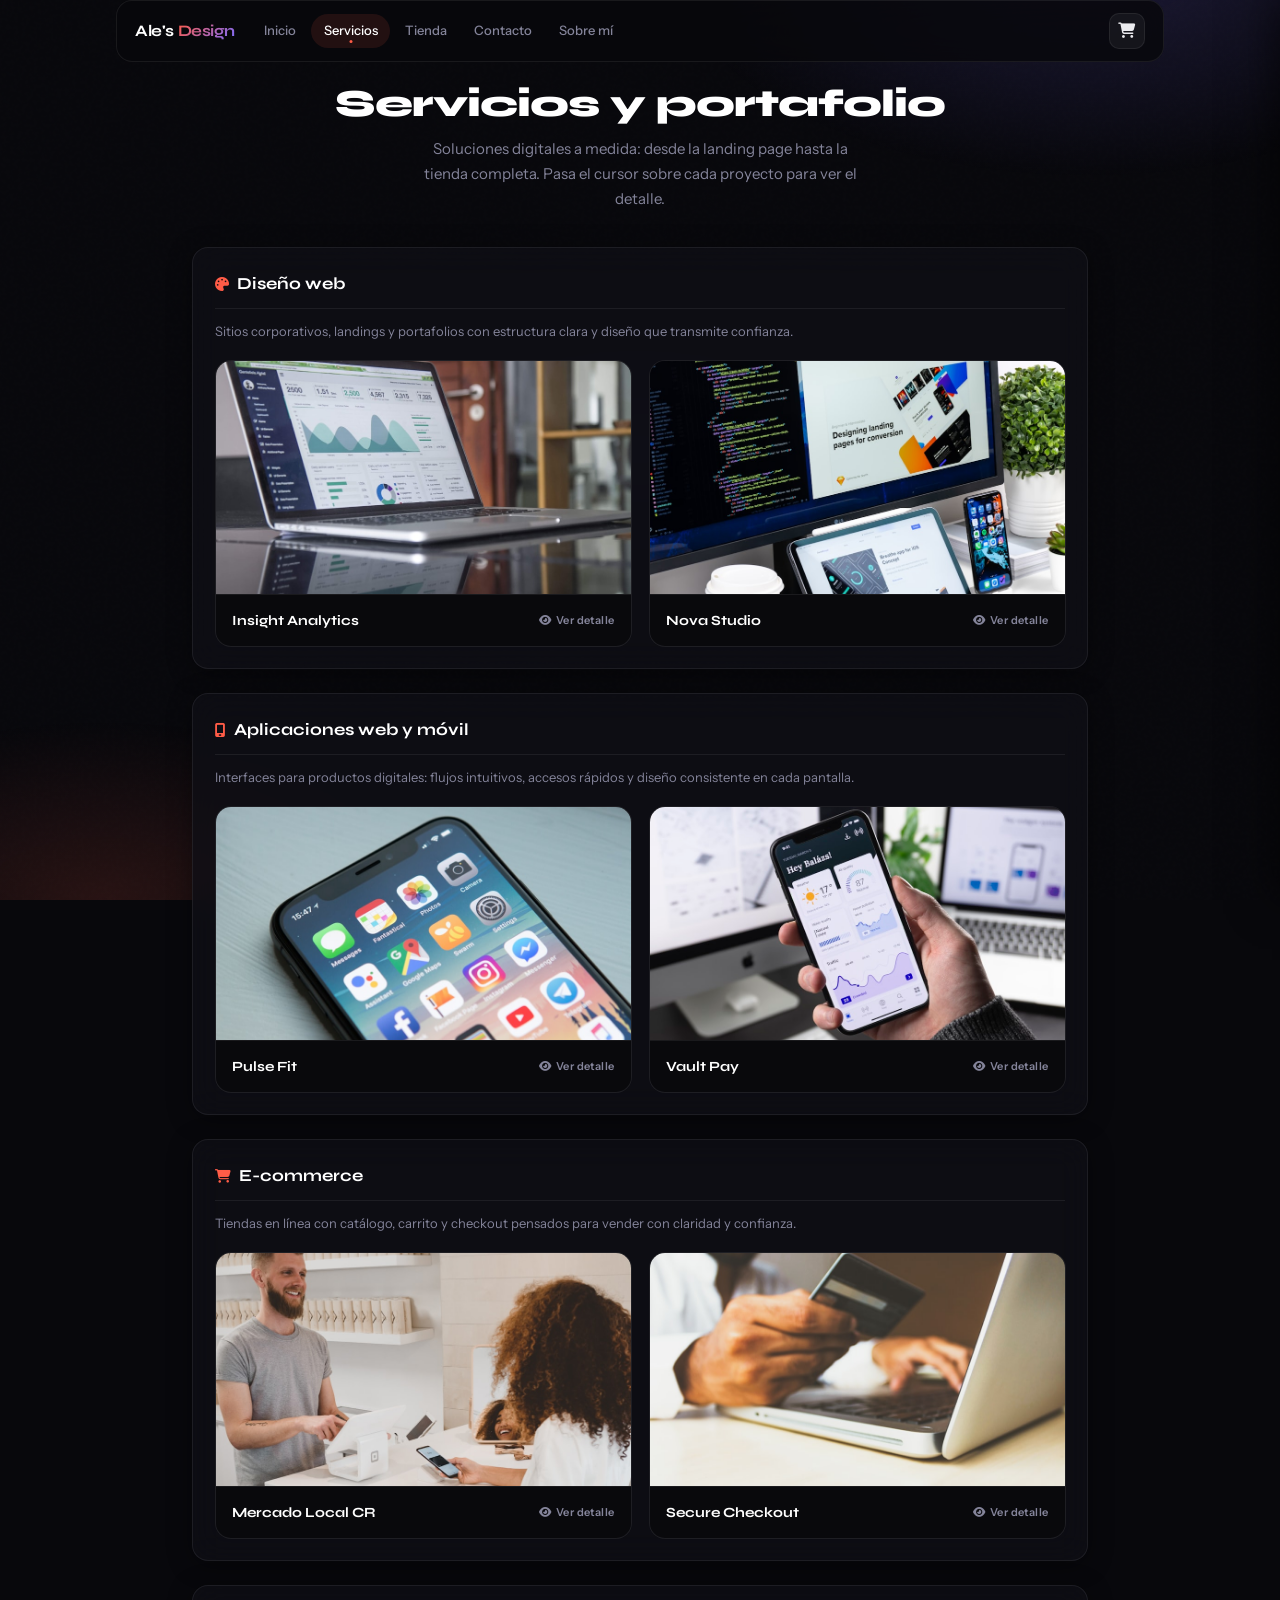
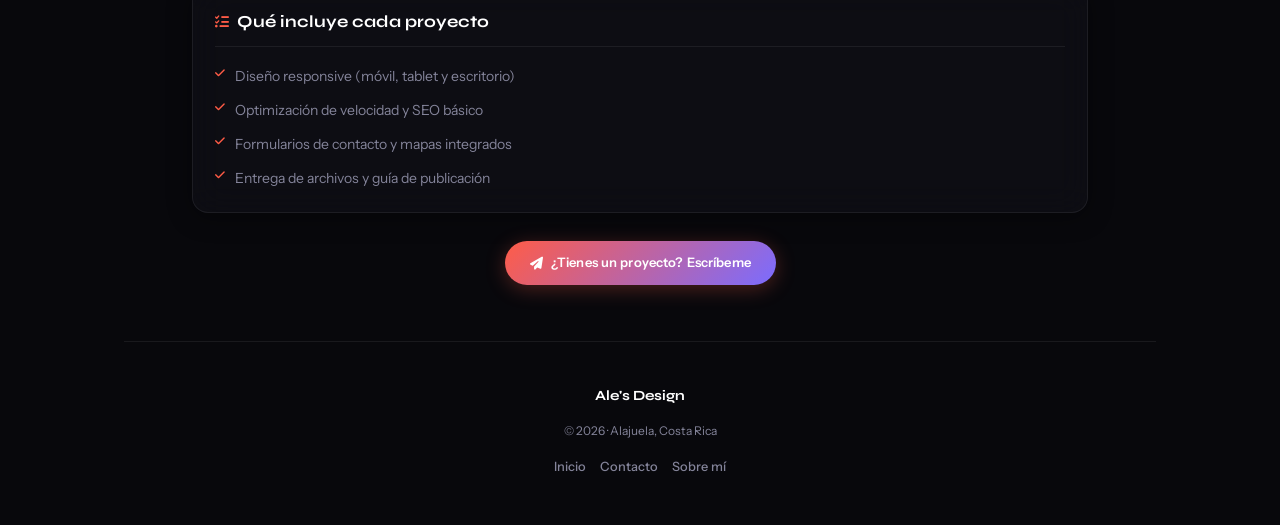
<file: servicios.html>
<!DOCTYPE html>
<html lang="es">
<head>
  <meta charset="UTF-8" />
  <meta name="viewport" content="width=device-width, initial-scale=1.0" />
  <meta name="description" content="Portafolio de Ale's Design: diseño web, aplicaciones móviles y e-commerce para negocios en Costa Rica." />
  <title>Servicios · Ale's Design</title>
  <link rel="icon" href="data:image/svg+xml,%3Csvg xmlns='http://www.w3.org/2000/svg' viewBox='0 0 32 32'%3E%3Cdefs%3E%3ClinearGradient id='g' x1='0%25' y1='0%25' x2='100%25' y2='100%25'%3E%3Cstop offset='0%25' stop-color='%23ff5c47'/%3E%3Cstop offset='100%25' stop-color='%237b6cff'/%3E%3C/linearGradient%3E%3C/defs%3E%3Crect width='32' height='32' rx='8' fill='%2308080c'/%3E%3Ctext x='16' y='22' text-anchor='middle' font-family='system-ui,sans-serif' font-size='14' font-weight='700' fill='url(%23g)'%3EA%3C/text%3E%3C/svg%3E" type="image/svg+xml" />
  <link rel="stylesheet" href="css/styles.css" />
  <link rel="preconnect" href="https://fonts.googleapis.com" />
  <link rel="preconnect" href="https://fonts.gstatic.com" crossorigin />
  <link href="https://fonts.googleapis.com/css2?family=Instrument+Sans:ital,wght@0,400;0,500;0,600;0,700;1,400&family=Syne:wght@600;700;800&display=swap" rel="stylesheet" />
  <link rel="stylesheet" href="https://cdnjs.cloudflare.com/ajax/libs/font-awesome/6.5.1/css/all.min.css" crossorigin="anonymous" referrerpolicy="no-referrer" />
</head>
<body class="page--servicios">
  <div class="page-loader" aria-hidden="true">
    <div class="page-loader__bar"></div>
  </div>

  <div class="page-shell">
    <header class="site-header">
      <a href="index.html" class="site-header__brand">Ale's <span>Design</span></a>
      <nav id="main-nav" class="main-nav" aria-label="Principal">
        <a href="index.html" class="main-nav__link">Inicio</a>
        <a href="servicios.html" class="main-nav__link main-nav__link--active" aria-current="page">Servicios</a>
        <a href="tienda.html" class="main-nav__link">Tienda</a>
        <a href="contacto.html" class="main-nav__link">Contacto</a>
        <a href="sobre.html" class="main-nav__link">Sobre mí</a>
      </nav>
      <div class="site-header__actions">
        <button type="button" class="cart-toggle" id="cart-toggle" aria-label="Abrir carrito">
          <i class="fas fa-cart-shopping" aria-hidden="true"></i>
          <span class="cart-badge" aria-live="polite">0</span>
        </button>
        <button type="button" class="nav-toggle" aria-label="Abrir menú" aria-expanded="false" aria-controls="main-nav">
          <i class="fas fa-bars" aria-hidden="true"></i>
        </button>
      </div>
    </header>

    <main class="inner-page inner-page--wide">
      <header class="page-header" data-reveal>
        <h1 class="page-header__title">Servicios y portafolio</h1>
        <p class="page-header__lead">
          Soluciones digitales a medida: desde la landing page hasta la tienda completa.
          Pasa el cursor sobre cada proyecto para ver el detalle.
        </p>
      </header>

      <!-- ——— Diseño web ——— -->
      <section id="diseno-web" class="catalog-section panel" aria-labelledby="catalog-dw-heading" data-reveal>
        <h2 id="catalog-dw-heading" class="catalog-section__title">
          <i class="fas fa-palette" aria-hidden="true"></i> Diseño web
        </h2>
        <p class="catalog-section__intro">Sitios corporativos, landings y portafolios con estructura clara y diseño que transmite confianza.</p>

        <div class="catalog-grid">

          <!-- Card 1 -->
          <div class="service-card" tabindex="0" role="button" aria-label="Insight Analytics — Ver descripción">
            <div class="service-card__media">
              <img
                src="img/diseno-web-1.jpg"
                alt="Panel de analítica y sitio corporativo — Insight Analytics"
                width="800" height="450"
                loading="lazy" decoding="async"
              />
              <div class="service-card__overlay">
                <div class="service-card__overlay-inner">
                  <i class="fas fa-chart-line service-card__overlay-icon" aria-hidden="true"></i>
                  <p class="service-card__overlay-desc">
                    Sitio corporativo con dashboard de métricas, jerarquía visual clara y
                    componentes reutilizables. Pensado para empresas que necesitan presentar
                    datos y generar leads de forma profesional.
                  </p>
                </div>
              </div>
            </div>
            <div class="service-card__footer">
              <span class="service-card__name">Insight Analytics</span>
              <span class="service-card__hint">
                <i class="fas fa-eye" aria-hidden="true"></i> Ver detalle
              </span>
            </div>
          </div>

          <!-- Card 2 -->
          <div class="service-card" tabindex="0" role="button" aria-label="Nova Studio — Ver descripción">
            <div class="service-card__media">
              <img
                src="img/diseno-web-2.jpg"
                alt="Interfaz de producto digital en escritorio — Nova Studio"
                width="800" height="450"
                loading="lazy" decoding="async"
              />
              <div class="service-card__overlay">
                <div class="service-card__overlay-inner">
                  <i class="fas fa-wand-magic-sparkles service-card__overlay-icon" aria-hidden="true"></i>
                  <p class="service-card__overlay-desc">
                    Landing de estudio creativo con animaciones sutiles, grid adaptable y
                    secciones de servicios y contacto. Optimizada para conversión en móvil
                    y escritorio.
                  </p>
                </div>
              </div>
            </div>
            <div class="service-card__footer">
              <span class="service-card__name">Nova Studio</span>
              <span class="service-card__hint">
                <i class="fas fa-eye" aria-hidden="true"></i> Ver detalle
              </span>
            </div>
          </div>

        </div>
      </section>

      <!-- ——— Apps ——— -->
      <section id="apps" class="catalog-section panel" aria-labelledby="catalog-apps-heading" data-reveal>
        <h2 id="catalog-apps-heading" class="catalog-section__title">
          <i class="fas fa-mobile-screen" aria-hidden="true"></i> Aplicaciones web y móvil
        </h2>
        <p class="catalog-section__intro">Interfaces para productos digitales: flujos intuitivos, accesos rápidos y diseño consistente en cada pantalla.</p>

        <div class="catalog-grid">

          <!-- Card 3 -->
          <div class="service-card" tabindex="0" role="button" aria-label="Pulse Fit — Ver descripción">
            <div class="service-card__media">
              <img
                src="img/app-movil-1.jpg"
                alt="Aplicación móvil con varias pantallas — Pulse Fit"
                width="800" height="450"
                loading="lazy" decoding="async"
              />
              <div class="service-card__overlay">
                <div class="service-card__overlay-inner">
                  <i class="fas fa-heart-pulse service-card__overlay-icon" aria-hidden="true"></i>
                  <p class="service-card__overlay-desc">
                    App de bienestar con navegación por pestañas, tarjetas de progreso y
                    paleta energética. Diseñada para uso diario con gestos y botones de
                    tamaño cómodo en pantalla táctil.
                  </p>
                </div>
              </div>
            </div>
            <div class="service-card__footer">
              <span class="service-card__name">Pulse Fit</span>
              <span class="service-card__hint">
                <i class="fas fa-eye" aria-hidden="true"></i> Ver detalle
              </span>
            </div>
          </div>

          <!-- Card 4 -->
          <div class="service-card" tabindex="0" role="button" aria-label="Vault Pay — Ver descripción">
            <div class="service-card__media">
              <img
                src="img/app-movil-2.jpg"
                alt="Interfaz de app financiera en smartphone — Vault Pay"
                width="800" height="450"
                loading="lazy" decoding="async"
              />
              <div class="service-card__overlay">
                <div class="service-card__overlay-inner">
                  <i class="fas fa-vault service-card__overlay-icon" aria-hidden="true"></i>
                  <p class="service-card__overlay-desc">
                    Prototipo de app financiera con flujos de autenticación, resumen de
                    cuenta y acciones principales visibles. Preparada para escalar con
                    nuevas funciones sin perder coherencia visual.
                  </p>
                </div>
              </div>
            </div>
            <div class="service-card__footer">
              <span class="service-card__name">Vault Pay</span>
              <span class="service-card__hint">
                <i class="fas fa-eye" aria-hidden="true"></i> Ver detalle
              </span>
            </div>
          </div>

        </div>
      </section>

      <!-- ——— E-commerce ——— -->
      <section id="ecommerce" class="catalog-section panel" aria-labelledby="catalog-ec-heading" data-reveal>
        <h2 id="catalog-ec-heading" class="catalog-section__title">
          <i class="fas fa-cart-shopping" aria-hidden="true"></i> E-commerce
        </h2>
        <p class="catalog-section__intro">Tiendas en línea con catálogo, carrito y checkout pensados para vender con claridad y confianza.</p>

        <div class="catalog-grid">

          <!-- Card 5 -->
          <div class="service-card" tabindex="0" role="button" aria-label="Mercado Local CR — Ver descripción">
            <div class="service-card__media">
              <img
                src="img/ecommerce-1.jpg"
                alt="Experiencia de compra en tienda en línea — Mercado Local CR"
                width="800" height="450"
                loading="lazy" decoding="async"
              />
              <div class="service-card__overlay">
                <div class="service-card__overlay-inner">
                  <i class="fas fa-store service-card__overlay-icon" aria-hidden="true"></i>
                  <p class="service-card__overlay-desc">
                    Tienda para productos locales con fichas de producto, filtros por
                    categoría y proceso de pago simplificado. Integración lista para
                    pasarelas de pago y envíos en Costa Rica.
                  </p>
                </div>
              </div>
            </div>
            <div class="service-card__footer">
              <span class="service-card__name">Mercado Local CR</span>
              <span class="service-card__hint">
                <i class="fas fa-eye" aria-hidden="true"></i> Ver detalle
              </span>
            </div>
          </div>

          <!-- Card 6 -->
          <div class="service-card" tabindex="0" role="button" aria-label="Secure Checkout — Ver descripción">
            <div class="service-card__media">
              <img
                src="img/ecommerce-2.jpg"
                alt="Flujo de pago seguro en tienda digital — Secure Checkout"
                width="800" height="450"
                loading="lazy" decoding="async"
              />
              <div class="service-card__overlay">
                <div class="service-card__overlay-inner">
                  <i class="fas fa-shield-halved service-card__overlay-icon" aria-hidden="true"></i>
                  <p class="service-card__overlay-desc">
                    Flujo de checkout con indicadores de seguridad, resumen de pedido y
                    formularios validados. Diseño que reduce fricción y transmite confianza
                    al completar la compra.
                  </p>
                </div>
              </div>
            </div>
            <div class="service-card__footer">
              <span class="service-card__name">Secure Checkout</span>
              <span class="service-card__hint">
                <i class="fas fa-eye" aria-hidden="true"></i> Ver detalle
              </span>
            </div>
          </div>

        </div>
      </section>

      <!-- ——— Qué incluye ——— -->
      <section class="services-list panel" aria-labelledby="services-list-heading" data-reveal>
        <h2 id="services-list-heading" class="catalog-section__title">
          <i class="fas fa-list-check" aria-hidden="true"></i> Qué incluye cada proyecto
        </h2>
        <ul class="services-checklist">
          <li><i class="fas fa-check" aria-hidden="true"></i> Diseño responsive (móvil, tablet y escritorio)</li>
          <li><i class="fas fa-check" aria-hidden="true"></i> Optimización de velocidad y SEO básico</li>
          <li><i class="fas fa-check" aria-hidden="true"></i> Formularios de contacto y mapas integrados</li>
          <li><i class="fas fa-check" aria-hidden="true"></i> Entrega de archivos y guía de publicación</li>
        </ul>
      </section>

      <p data-reveal class="page-cta">
        <a class="btn btn--primary" href="contacto.html">
          <i class="fas fa-paper-plane" aria-hidden="true"></i>
          ¿Tienes un proyecto? Escríbeme
        </a>
      </p>
    </main>

    <footer class="site-footer" data-reveal>
      <p class="site-footer__brand">Ale's Design</p>
      <p class="site-footer__copy">© 2026 · Alajuela, Costa Rica</p>
      <nav class="site-footer__links" aria-label="Enlaces">
        <a href="index.html">Inicio</a>
        <a href="contacto.html">Contacto</a>
        <a href="sobre.html">Sobre mí</a>
      </nav>
    </footer>
  </div>

  <script src="js/site.js" defer></script>
  <script src="js/cart.js" defer></script>
</body>
</html>
</file>
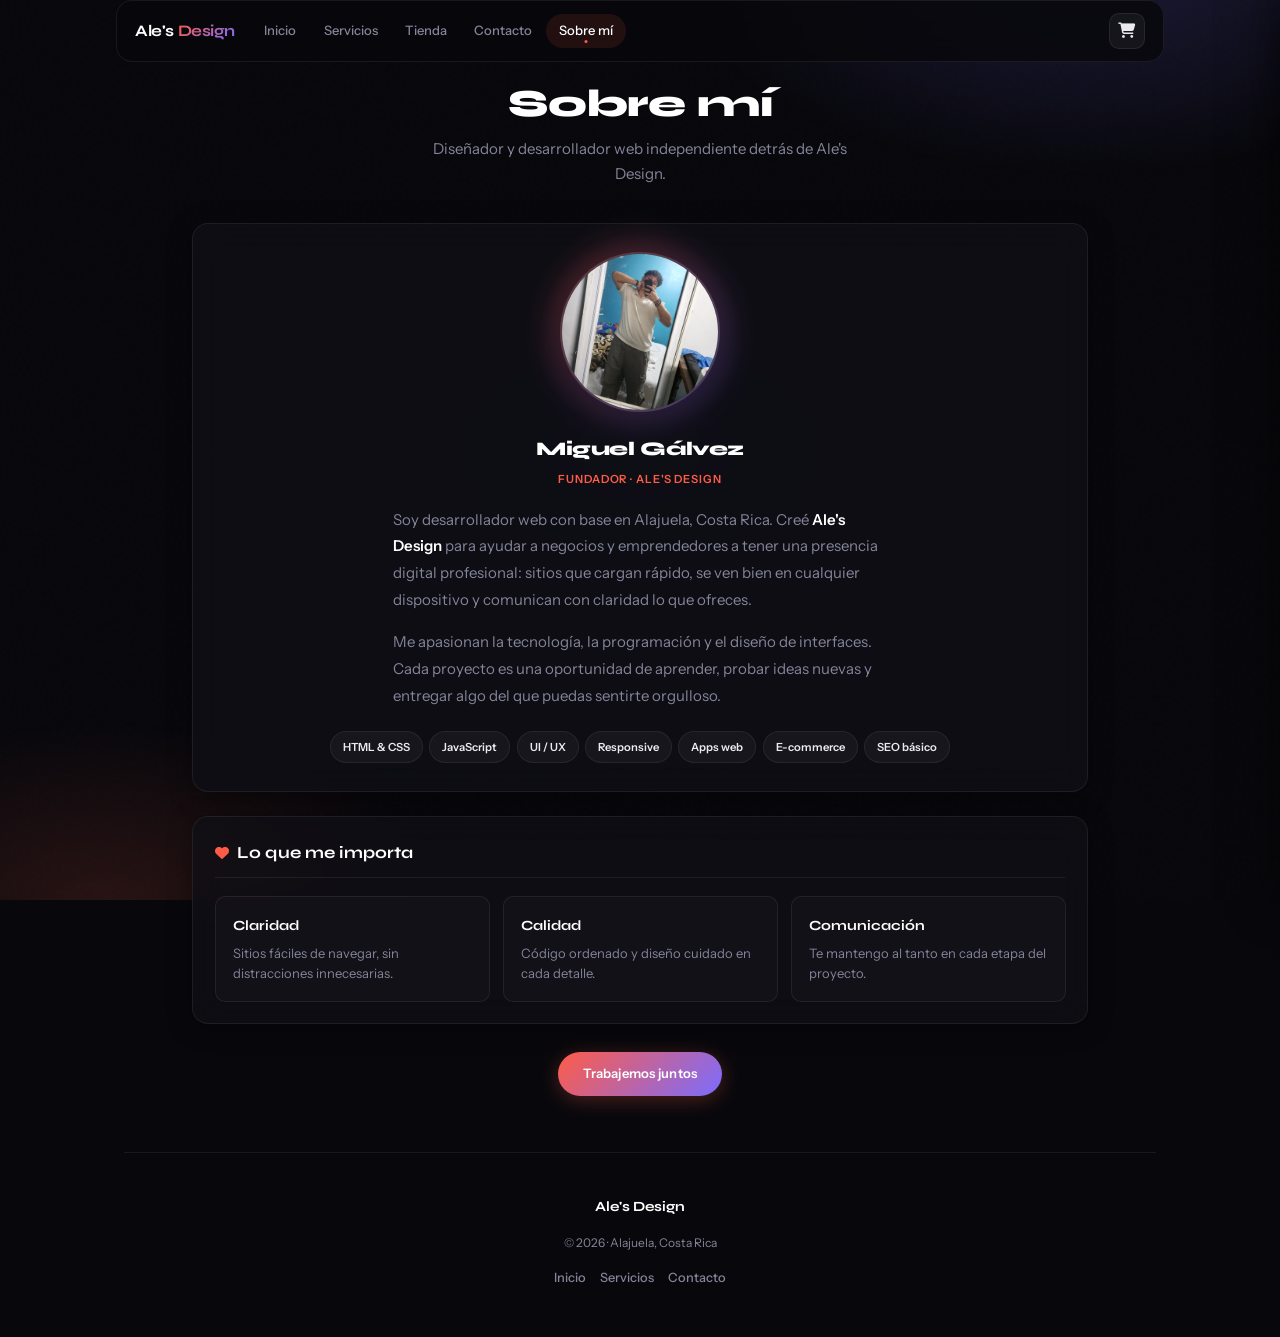
<file: sobre.html>
<!DOCTYPE html>
<html lang="es">
<head>
  <meta charset="UTF-8" />
  <meta name="viewport" content="width=device-width, initial-scale=1.0" />
  <meta name="description" content="Conoce a Miguel Gálvez, fundador de Ale's Design — diseño y desarrollo web independiente en Alajuela, Costa Rica." />
  <title>Sobre mí · Ale's Design</title>
  <link rel="icon" href="data:image/svg+xml,%3Csvg xmlns='http://www.w3.org/2000/svg' viewBox='0 0 32 32'%3E%3Cdefs%3E%3ClinearGradient id='g' x1='0%25' y1='0%25' x2='100%25' y2='100%25'%3E%3Cstop offset='0%25' stop-color='%23ff5c47'/%3E%3Cstop offset='100%25' stop-color='%237b6cff'/%3E%3C/linearGradient%3E%3C/defs%3E%3Crect width='32' height='32' rx='8' fill='%2308080c'/%3E%3Ctext x='16' y='22' text-anchor='middle' font-family='system-ui,sans-serif' font-size='14' font-weight='700' fill='url(%23g)'%3EA%3C/text%3E%3C/svg%3E" type="image/svg+xml" />
  <link rel="stylesheet" href="css/styles.css" />
  <link rel="preconnect" href="https://fonts.googleapis.com" />
  <link rel="preconnect" href="https://fonts.gstatic.com" crossorigin />
  <link href="https://fonts.googleapis.com/css2?family=Instrument+Sans:ital,wght@0,400;0,500;0,600;0,700;1,400&family=Syne:wght@600;700;800&display=swap" rel="stylesheet" />
  <link rel="stylesheet" href="https://cdnjs.cloudflare.com/ajax/libs/font-awesome/6.5.1/css/all.min.css" crossorigin="anonymous" referrerpolicy="no-referrer" />
</head>
<body class="page--sobre">
  <div class="page-loader" aria-hidden="true">
    <div class="page-loader__bar"></div>
  </div>

  <div class="page-shell">
    <header class="site-header">
      <a href="index.html" class="site-header__brand">Ale's <span>Design</span></a>
      <nav id="main-nav" class="main-nav" aria-label="Principal">
        <a href="index.html" class="main-nav__link">Inicio</a>
        <a href="servicios.html" class="main-nav__link">Servicios</a>
        <a href="tienda.html" class="main-nav__link">Tienda</a>
        <a href="contacto.html" class="main-nav__link">Contacto</a>
        <a href="sobre.html" class="main-nav__link main-nav__link--active" aria-current="page">Sobre mí</a>
      </nav>
      <div class="site-header__actions">
        <button type="button" class="cart-toggle" id="cart-toggle" aria-label="Abrir carrito">
          <i class="fas fa-cart-shopping" aria-hidden="true"></i>
          <span class="cart-badge" aria-live="polite">0</span>
        </button>
        <button type="button" class="nav-toggle" aria-label="Abrir menú" aria-expanded="false" aria-controls="main-nav">
          <i class="fas fa-bars" aria-hidden="true"></i>
        </button>
      </div>
    </header>

    <main class="inner-page inner-page--wide">
      <header class="page-header" data-reveal>
        <h1 class="page-header__title">Sobre mí</h1>
        <p class="page-header__lead">Diseñador y desarrollador web independiente detrás de Ale's Design.</p>
      </header>

      <article class="about-profile panel" aria-label="Perfil" data-reveal="scale">
        <figure class="about-photo">
          <img
            src="img/Foto.jpeg"
            alt="Miguel Gálvez, fundador de Ale's Design"
            width="400"
            height="400"
            loading="lazy"
            decoding="async"
          />
        </figure>
        <p class="about-profile__name">Miguel Gálvez</p>
        <p class="about-profile__role">Fundador · Ale's Design</p>
        <p class="about-profile__bio">
          Soy desarrollador web con base en Alajuela, Costa Rica. Creé <strong>Ale's Design</strong> para ayudar a negocios y emprendedores a tener una presencia digital profesional: sitios que cargan rápido, se ven bien en cualquier dispositivo y comunican con claridad lo que ofreces.
        </p>
        <p class="about-profile__bio">
          Me apasionan la tecnología, la programación y el diseño de interfaces. Cada proyecto es una oportunidad de aprender, probar ideas nuevas y entregar algo del que puedas sentirte orgulloso.
        </p>
        <div class="skill-tags" data-reveal-stagger aria-label="Habilidades">
          <span class="skill-tag">HTML & CSS</span>
          <span class="skill-tag">JavaScript</span>
          <span class="skill-tag">UI / UX</span>
          <span class="skill-tag">Responsive</span>
          <span class="skill-tag">Apps web</span>
          <span class="skill-tag">E-commerce</span>
          <span class="skill-tag">SEO básico</span>
        </div>
      </article>

      <section class="values panel" aria-labelledby="values-heading" data-reveal>
        <h2 id="values-heading" class="catalog-section__title">
          <i class="fas fa-heart" aria-hidden="true"></i> Lo que me importa
        </h2>
        <div class="values-grid">
          <article class="value-card">
            <h3 class="value-card__title">Claridad</h3>
            <p class="value-card__text">Sitios fáciles de navegar, sin distracciones innecesarias.</p>
          </article>
          <article class="value-card">
            <h3 class="value-card__title">Calidad</h3>
            <p class="value-card__text">Código ordenado y diseño cuidado en cada detalle.</p>
          </article>
          <article class="value-card">
            <h3 class="value-card__title">Comunicación</h3>
            <p class="value-card__text">Te mantengo al tanto en cada etapa del proyecto.</p>
          </article>
        </div>
      </section>

      <p data-reveal class="page-cta">
        <a class="btn btn--primary" href="contacto.html">Trabajemos juntos</a>
      </p>
    </main>

    <footer class="site-footer" data-reveal>
      <p class="site-footer__brand">Ale's Design</p>
      <p class="site-footer__copy">© 2026 · Alajuela, Costa Rica</p>
      <nav class="site-footer__links" aria-label="Enlaces">
        <a href="index.html">Inicio</a>
        <a href="servicios.html">Servicios</a>
        <a href="contacto.html">Contacto</a>
      </nav>
    </footer>
  </div>

  <script src="js/site.js" defer></script>
  <script src="js/cart.js" defer></script>
</body>
</html>
</file>
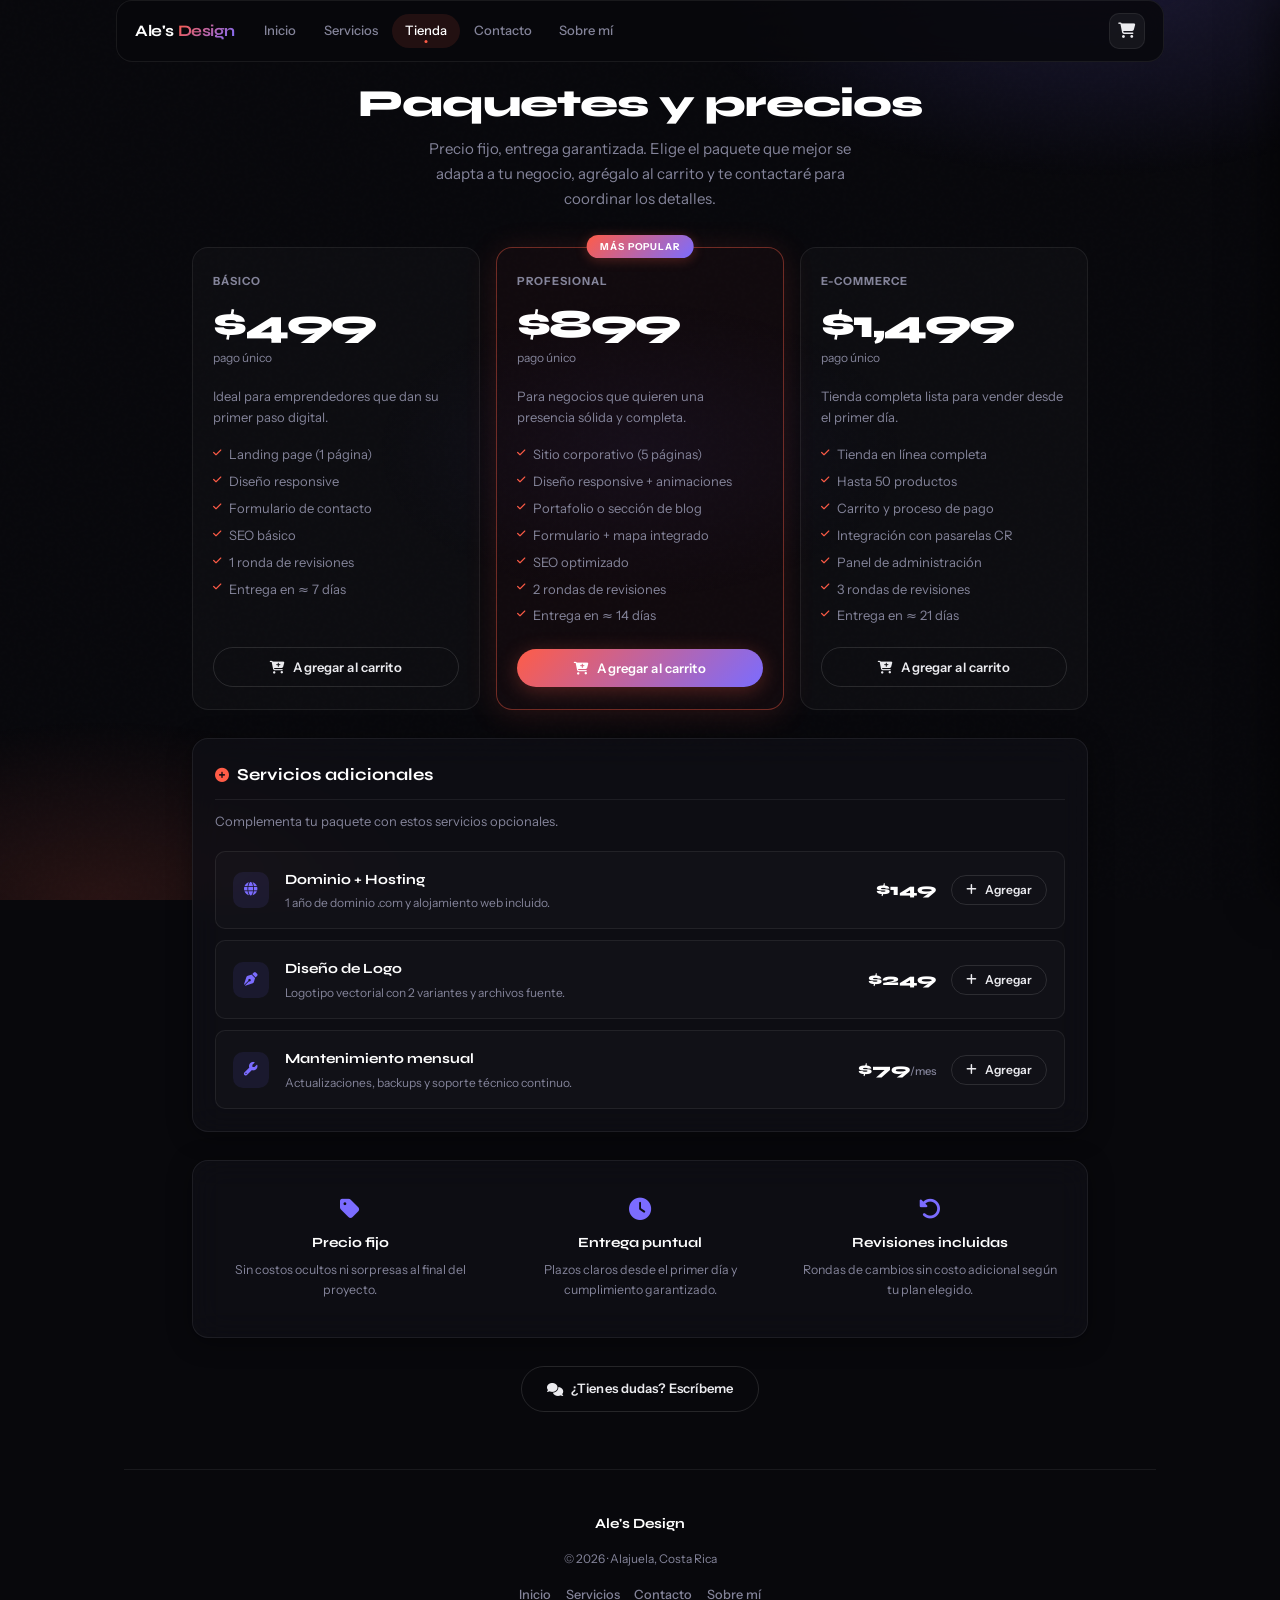
<file: tienda.html>
<!DOCTYPE html>
<html lang="es">
<head>
  <meta charset="UTF-8" />
  <meta name="viewport" content="width=device-width, initial-scale=1.0" />
  <meta name="description" content="Paquetes de diseño web a precio fijo: landing page, sitio corporativo y tienda en línea. Ale's Design — Alajuela, Costa Rica." />
  <title>Tienda · Ale's Design</title>
  <link rel="icon" href="data:image/svg+xml,%3Csvg xmlns='http://www.w3.org/2000/svg' viewBox='0 0 32 32'%3E%3Cdefs%3E%3ClinearGradient id='g' x1='0%25' y1='0%25' x2='100%25' y2='100%25'%3E%3Cstop offset='0%25' stop-color='%23ff5c47'/%3E%3Cstop offset='100%25' stop-color='%237b6cff'/%3E%3C/linearGradient%3E%3C/defs%3E%3Crect width='32' height='32' rx='8' fill='%2308080c'/%3E%3Ctext x='16' y='22' text-anchor='middle' font-family='system-ui,sans-serif' font-size='14' font-weight='700' fill='url(%23g)'%3EA%3C/text%3E%3C/svg%3E" type="image/svg+xml" />
  <link rel="stylesheet" href="css/styles.css" />
  <link rel="preconnect" href="https://fonts.googleapis.com" />
  <link rel="preconnect" href="https://fonts.gstatic.com" crossorigin />
  <link href="https://fonts.googleapis.com/css2?family=Instrument+Sans:ital,wght@0,400;0,500;0,600;0,700;1,400&family=Syne:wght@600;700;800&display=swap" rel="stylesheet" />
  <link rel="stylesheet" href="https://cdnjs.cloudflare.com/ajax/libs/font-awesome/6.5.1/css/all.min.css" crossorigin="anonymous" referrerpolicy="no-referrer" />
</head>
<body class="page--tienda">
  <div class="page-loader" aria-hidden="true">
    <div class="page-loader__bar"></div>
  </div>

  <div class="page-shell">
    <header class="site-header">
      <a href="index.html" class="site-header__brand">Ale's <span>Design</span></a>
      <nav id="main-nav" class="main-nav" aria-label="Principal">
        <a href="index.html" class="main-nav__link">Inicio</a>
        <a href="servicios.html" class="main-nav__link">Servicios</a>
        <a href="tienda.html" class="main-nav__link main-nav__link--active" aria-current="page">Tienda</a>
        <a href="contacto.html" class="main-nav__link">Contacto</a>
        <a href="sobre.html" class="main-nav__link">Sobre mí</a>
      </nav>
      <div class="site-header__actions">
        <button type="button" class="cart-toggle" id="cart-toggle" aria-label="Abrir carrito">
          <i class="fas fa-cart-shopping" aria-hidden="true"></i>
          <span class="cart-badge" aria-live="polite">0</span>
        </button>
        <button type="button" class="nav-toggle" aria-label="Abrir menú" aria-expanded="false" aria-controls="main-nav">
          <i class="fas fa-bars" aria-hidden="true"></i>
        </button>
      </div>
    </header>

    <main class="inner-page inner-page--wide">
      <header class="page-header" data-reveal>
        <h1 class="page-header__title">Paquetes y precios</h1>
        <p class="page-header__lead">
          Precio fijo, entrega garantizada. Elige el paquete que mejor se adapta a tu negocio,
          agrégalo al carrito y te contactaré para coordinar los detalles.
        </p>
      </header>

      <!-- ——— Planes ——— -->
      <div class="pricing-grid" data-reveal-stagger aria-label="Planes de servicio">

        <!-- Plan Básico -->
        <article class="pricing-card">
          <span class="pricing-card__plan-name">Básico</span>
          <div class="pricing-card__price-block">
            <span class="pricing-card__price">$499</span>
            <span class="pricing-card__period">pago único</span>
          </div>
          <p class="pricing-card__desc">Ideal para emprendedores que dan su primer paso digital.</p>
          <ul class="pricing-card__features">
            <li><i class="fas fa-check" aria-hidden="true"></i>Landing page (1 página)</li>
            <li><i class="fas fa-check" aria-hidden="true"></i>Diseño responsive</li>
            <li><i class="fas fa-check" aria-hidden="true"></i>Formulario de contacto</li>
            <li><i class="fas fa-check" aria-hidden="true"></i>SEO básico</li>
            <li><i class="fas fa-check" aria-hidden="true"></i>1 ronda de revisiones</li>
            <li><i class="fas fa-check" aria-hidden="true"></i>Entrega en ≈ 7 días</li>
          </ul>
          <button
            class="btn btn--ghost"
            data-add-to-cart
            data-cart-id="plan-basico"
            data-cart-name="Plan Básico — Landing page"
            data-cart-price="499"
          >
            <i class="fas fa-cart-plus" aria-hidden="true"></i>
            Agregar al carrito
          </button>
        </article>

        <!-- Plan Profesional (destacado) -->
        <article class="pricing-card pricing-card--featured">
          <span class="pricing-card__badge">Más popular</span>
          <span class="pricing-card__plan-name">Profesional</span>
          <div class="pricing-card__price-block">
            <span class="pricing-card__price">$899</span>
            <span class="pricing-card__period">pago único</span>
          </div>
          <p class="pricing-card__desc">Para negocios que quieren una presencia sólida y completa.</p>
          <ul class="pricing-card__features">
            <li><i class="fas fa-check" aria-hidden="true"></i>Sitio corporativo (5 páginas)</li>
            <li><i class="fas fa-check" aria-hidden="true"></i>Diseño responsive + animaciones</li>
            <li><i class="fas fa-check" aria-hidden="true"></i>Portafolio o sección de blog</li>
            <li><i class="fas fa-check" aria-hidden="true"></i>Formulario + mapa integrado</li>
            <li><i class="fas fa-check" aria-hidden="true"></i>SEO optimizado</li>
            <li><i class="fas fa-check" aria-hidden="true"></i>2 rondas de revisiones</li>
            <li><i class="fas fa-check" aria-hidden="true"></i>Entrega en ≈ 14 días</li>
          </ul>
          <button
            class="btn btn--primary"
            data-add-to-cart
            data-cart-id="plan-profesional"
            data-cart-name="Plan Profesional — Sitio corporativo"
            data-cart-price="899"
          >
            <i class="fas fa-cart-plus" aria-hidden="true"></i>
            Agregar al carrito
          </button>
        </article>

        <!-- Plan E-commerce -->
        <article class="pricing-card">
          <span class="pricing-card__plan-name">E-commerce</span>
          <div class="pricing-card__price-block">
            <span class="pricing-card__price">$1,499</span>
            <span class="pricing-card__period">pago único</span>
          </div>
          <p class="pricing-card__desc">Tienda completa lista para vender desde el primer día.</p>
          <ul class="pricing-card__features">
            <li><i class="fas fa-check" aria-hidden="true"></i>Tienda en línea completa</li>
            <li><i class="fas fa-check" aria-hidden="true"></i>Hasta 50 productos</li>
            <li><i class="fas fa-check" aria-hidden="true"></i>Carrito y proceso de pago</li>
            <li><i class="fas fa-check" aria-hidden="true"></i>Integración con pasarelas CR</li>
            <li><i class="fas fa-check" aria-hidden="true"></i>Panel de administración</li>
            <li><i class="fas fa-check" aria-hidden="true"></i>3 rondas de revisiones</li>
            <li><i class="fas fa-check" aria-hidden="true"></i>Entrega en ≈ 21 días</li>
          </ul>
          <button
            class="btn btn--ghost"
            data-add-to-cart
            data-cart-id="plan-ecommerce"
            data-cart-name="Plan E-commerce — Tienda en línea"
            data-cart-price="1499"
          >
            <i class="fas fa-cart-plus" aria-hidden="true"></i>
            Agregar al carrito
          </button>
        </article>

      </div>

      <!-- ——— Servicios adicionales ——— -->
      <section class="addons-section panel" aria-labelledby="addons-heading" data-reveal>
        <h2 id="addons-heading" class="catalog-section__title">
          <i class="fas fa-circle-plus" aria-hidden="true"></i> Servicios adicionales
        </h2>
        <p class="catalog-section__intro">Complementa tu paquete con estos servicios opcionales.</p>

        <div class="addons-grid">

          <div class="addon-card">
            <div class="addon-card__icon" aria-hidden="true">
              <i class="fas fa-globe"></i>
            </div>
            <div class="addon-card__info">
              <h3 class="addon-card__name">Dominio + Hosting</h3>
              <p class="addon-card__desc">1 año de dominio .com y alojamiento web incluido.</p>
            </div>
            <div class="addon-card__right">
              <span class="addon-card__price">$149</span>
              <button
                class="btn btn--ghost btn--sm"
                data-add-to-cart
                data-cart-id="addon-hosting"
                data-cart-name="Dominio + Hosting (1 año)"
                data-cart-price="149"
              >
                <i class="fas fa-plus" aria-hidden="true"></i> Agregar
              </button>
            </div>
          </div>

          <div class="addon-card">
            <div class="addon-card__icon" aria-hidden="true">
              <i class="fas fa-pen-nib"></i>
            </div>
            <div class="addon-card__info">
              <h3 class="addon-card__name">Diseño de Logo</h3>
              <p class="addon-card__desc">Logotipo vectorial con 2 variantes y archivos fuente.</p>
            </div>
            <div class="addon-card__right">
              <span class="addon-card__price">$249</span>
              <button
                class="btn btn--ghost btn--sm"
                data-add-to-cart
                data-cart-id="addon-logo"
                data-cart-name="Diseño de Logo"
                data-cart-price="249"
              >
                <i class="fas fa-plus" aria-hidden="true"></i> Agregar
              </button>
            </div>
          </div>

          <div class="addon-card">
            <div class="addon-card__icon" aria-hidden="true">
              <i class="fas fa-wrench"></i>
            </div>
            <div class="addon-card__info">
              <h3 class="addon-card__name">Mantenimiento mensual</h3>
              <p class="addon-card__desc">Actualizaciones, backups y soporte técnico continuo.</p>
            </div>
            <div class="addon-card__right">
              <span class="addon-card__price">$79<small>/mes</small></span>
              <button
                class="btn btn--ghost btn--sm"
                data-add-to-cart
                data-cart-id="addon-mantenimiento"
                data-cart-name="Mantenimiento mensual"
                data-cart-price="79"
              >
                <i class="fas fa-plus" aria-hidden="true"></i> Agregar
              </button>
            </div>
          </div>

        </div>
      </section>

      <!-- ——— Garantías ——— -->
      <section class="trust-band panel" aria-label="Garantías del servicio" data-reveal>
        <div class="trust-grid">
          <div class="trust-item">
            <i class="fas fa-tag" aria-hidden="true"></i>
            <h3>Precio fijo</h3>
            <p>Sin costos ocultos ni sorpresas al final del proyecto.</p>
          </div>
          <div class="trust-item">
            <i class="fas fa-clock" aria-hidden="true"></i>
            <h3>Entrega puntual</h3>
            <p>Plazos claros desde el primer día y cumplimiento garantizado.</p>
          </div>
          <div class="trust-item">
            <i class="fas fa-rotate-left" aria-hidden="true"></i>
            <h3>Revisiones incluidas</h3>
            <p>Rondas de cambios sin costo adicional según tu plan elegido.</p>
          </div>
        </div>
      </section>

      <p data-reveal class="page-cta">
        <a class="btn btn--ghost" href="contacto.html">
          <i class="fas fa-comments" aria-hidden="true"></i>
          ¿Tienes dudas? Escríbeme
        </a>
      </p>

    </main>

    <footer class="site-footer" data-reveal>
      <p class="site-footer__brand">Ale's Design</p>
      <p class="site-footer__copy">© 2026 · Alajuela, Costa Rica</p>
      <nav class="site-footer__links" aria-label="Enlaces">
        <a href="index.html">Inicio</a>
        <a href="servicios.html">Servicios</a>
        <a href="contacto.html">Contacto</a>
        <a href="sobre.html">Sobre mí</a>
      </nav>
    </footer>
  </div>

  <script src="js/site.js" defer></script>
  <script src="js/cart.js" defer></script>
</body>
</html>
</file>
<file: css/styles.css>
/* ══════════════════════════════════════════════════════════════
   Ale's Design — Styles
   ══════════════════════════════════════════════════════════════ */

/* ——— Design tokens ——— */
:root {
  --bg:            #08080c;
  --bg-elevated:   #0d0d12;
  --surface:       rgba(16, 16, 22, 0.74);
  --surface-solid: #10101a;
  --surface-hover: #18182a;

  --text:       #ebebef;
  --text-muted: #84849a;
  --heading:    #ffffff;

  --line:        rgba(255, 255, 255, 0.07);
  --line-strong: rgba(255, 255, 255, 0.12);

  --accent:       #ff5c47;
  --accent-2:     #7b6cff;
  --accent-soft:  rgba(255, 92, 71, 0.11);
  --accent-glow:  rgba(255, 92, 71, 0.28);

  --gradient:      linear-gradient(135deg, var(--accent) 0%, var(--accent-2) 100%);
  --gradient-text: linear-gradient(120deg, #ffffff 0%, #ffbfb5 48%, #bbb6ff 100%);

  --shadow-sm:        0 1px 4px rgba(0,0,0,.45);
  --shadow-card:      0 4px 24px rgba(0,0,0,.38);
  --shadow-card-hover:0 12px 40px rgba(0,0,0,.55);

  --radius:    10px;
  --radius-lg: 16px;
  --radius-xl: 24px;

  --max-width: 1080px;
  --header-h:  3.625rem;

  --font-display: "Syne", system-ui, sans-serif;
  --font-body:    "Instrument Sans", system-ui, sans-serif;

  --ease-out:    cubic-bezier(0.16, 1, 0.3, 1);
  --ease-spring: cubic-bezier(0.34, 1.4, 0.64, 1);

  --reveal-distance: 16px;
  --duration-fast:   0.17s;
  --duration:        0.6s;
  --duration-slow:   0.9s;
}

/* ——— Reset ——— */
*, *::before, *::after { box-sizing: border-box; }

html {
  scroll-behavior: smooth;
  background-color: var(--bg);
}

@media (prefers-reduced-motion: reduce) {
  html { scroll-behavior: auto; }
  *, *::before, *::after {
    animation-duration:       0.01ms !important;
    animation-iteration-count:1      !important;
    transition-duration:      0.01ms !important;
  }
  [data-reveal] { opacity: 1 !important; transform: none !important; }
}

body {
  position: relative;
  isolation: isolate;
  margin: 0;
  min-height: 100vh;
  font-family: var(--font-body);
  font-size: 0.9375rem;
  line-height: 1.68;
  color: var(--text);
  background-color: var(--bg);
  -webkit-font-smoothing: antialiased;
  -moz-osx-font-smoothing: grayscale;
  overflow-wrap: break-word;
  word-break: break-word;
}

body.is-loading { overflow: hidden; }

/* Ambient gradients */
body::before {
  content: "";
  position: fixed;
  inset: 0;
  z-index: -2;
  background:
    radial-gradient(ellipse 60% 45% at 85% -5%,  rgba(123,108,255,.18), transparent 55%),
    radial-gradient(ellipse 55% 40% at  8% 100%, rgba(255, 92, 71,.13), transparent 50%),
    radial-gradient(ellipse 35% 28% at 50%  50%, rgba(123,108,255,.05), transparent 60%);
  pointer-events: none;
}

/* Film grain */
body::after {
  content: "";
  position: fixed;
  inset: 0;
  z-index: -1;
  opacity: .32;
  background-image: url("data:image/svg+xml,%3Csvg viewBox='0 0 256 256' xmlns='http://www.w3.org/2000/svg'%3E%3Cfilter id='n'%3E%3CfeTurbulence type='fractalNoise' baseFrequency='0.9' numOctaves='4' stitchTiles='stitch'/%3E%3C/filter%3E%3Crect width='100%25' height='100%25' filter='url(%23n)' opacity='0.04'/%3E%3C/svg%3E");
  pointer-events: none;
}

/* ══════════════════════════════════════════════════════════════
   KEYFRAMES
   ══════════════════════════════════════════════════════════════ */

@keyframes loader-slide {
  0%   { transform: translateX(-120%); }
  100% { transform: translateX(340%);  }
}

@keyframes eyebrow-pulse {
  0%,100% { box-shadow: 0 0 0 0 rgba(255,92,71,0); }
  50%     { box-shadow: 0 0 22px rgba(255,92,71,.22); }
}

@keyframes dot-blink {
  0%,100% { opacity: 1; }
  50%     { opacity: .35; }
}

@keyframes float-y {
  0%,100% { transform: translateY(0);   }
  50%     { transform: translateY(-8px); }
}

@keyframes photo-ring {
  0%,100% { opacity: .3; transform: scale(1);    }
  50%     { opacity: .55; transform: scale(1.08); }
}

@keyframes desc-in {
  from { opacity: 0; transform: translateY(-4px); }
  to   { opacity: 1; transform: translateY(0);    }
}

@keyframes gradient-shift {
  0%   { background-position: 0%   50%; }
  50%  { background-position: 100% 50%; }
  100% { background-position: 0%   50%; }
}

@keyframes hero-badge-in {
  from { opacity: 0; transform: translateY(-14px) scale(.96); }
  to   { opacity: 1; transform: translateY(0)     scale(1);   }
}

@keyframes hero-title-in {
  from { opacity: 0; transform: translateY(22px) skewY(1.5deg); }
  to   { opacity: 1; transform: translateY(0)    skewY(0deg);   }
}

@keyframes hero-fade-up {
  from { opacity: 0; transform: translateY(18px); }
  to   { opacity: 1; transform: translateY(0);    }
}

@keyframes stat-counter-glow {
  0%,100% { text-shadow: none; }
  50%     { text-shadow: 0 0 20px rgba(255,92,71,.45); }
}

/* ══════════════════════════════════════════════════════════════
   PAGE LOADER
   ══════════════════════════════════════════════════════════════ */

.page-loader {
  position: fixed;
  inset: 0;
  z-index: 9999;
  display: flex;
  align-items: center;
  justify-content: center;
  background: var(--bg);
  transition: opacity .55s var(--ease-out), visibility .55s;
}

.page-loader.is-done {
  opacity: 0;
  visibility: hidden;
  pointer-events: none;
}

.page-loader__bar {
  width: 100px;
  height: 1.5px;
  background: var(--line);
  border-radius: 2px;
  overflow: hidden;
}

.page-loader__bar::after {
  content: "";
  display: block;
  width: 45%;
  height: 100%;
  background: var(--gradient);
  border-radius: 2px;
  animation: loader-slide .9s var(--ease-out) infinite;
}

/* ══════════════════════════════════════════════════════════════
   SCROLL REVEAL
   ══════════════════════════════════════════════════════════════ */

[data-reveal] {
  opacity: 0;
  transform: translateY(var(--reveal-distance));
  transition:
    opacity  var(--duration) var(--ease-out),
    transform var(--duration) var(--ease-out);
}

[data-reveal].is-visible {
  opacity: 1;
  transform: translateY(0);
}

[data-reveal="fade"]                  { transform: none; }
[data-reveal="scale"]                 { transform: scale(.96); }
[data-reveal="scale"].is-visible      { transform: scale(1); }
[data-reveal="left"]                  { transform: translateX(calc(var(--reveal-distance) * -1)); }
[data-reveal="right"]                 { transform: translateX(var(--reveal-distance)); }
[data-reveal="left"].is-visible,
[data-reveal="right"].is-visible      { transform: translateX(0); }

[data-reveal-stagger] > * {
  opacity: 0;
  transform: translateY(14px);
  transition:
    opacity  var(--duration) var(--ease-out),
    transform var(--duration) var(--ease-out);
}

[data-reveal-stagger].is-visible > * {
  opacity: 1;
  transform: translateY(0);
}

[data-reveal-stagger].is-visible > *:nth-child(1) { transition-delay: .04s; }
[data-reveal-stagger].is-visible > *:nth-child(2) { transition-delay: .10s; }
[data-reveal-stagger].is-visible > *:nth-child(3) { transition-delay: .16s; }
[data-reveal-stagger].is-visible > *:nth-child(4) { transition-delay: .22s; }
[data-reveal-stagger].is-visible > *:nth-child(5) { transition-delay: .28s; }
[data-reveal-stagger].is-visible > *:nth-child(6) { transition-delay: .34s; }

/* ══════════════════════════════════════════════════════════════
   LAYOUT
   ══════════════════════════════════════════════════════════════ */

.page-shell {
  max-width: var(--max-width);
  margin: 0 auto;
  padding: 0 1.5rem 3rem;
}

/* ══════════════════════════════════════════════════════════════
   HEADER
   ══════════════════════════════════════════════════════════════ */

.site-header {
  position: sticky;
  top: 0;
  z-index: 100;
  display: flex;
  align-items: center;
  justify-content: space-between;
  gap: 1rem;
  margin: 0 -0.5rem 1.25rem;
  padding: .75rem 1.15rem;
  border-radius: var(--radius-lg);
  border: 1px solid var(--line);
  background: rgba(8,8,12,.82);
  backdrop-filter: blur(28px);
  -webkit-backdrop-filter: blur(28px);
  transition:
    border-color var(--duration-fast) var(--ease-out),
    box-shadow   var(--duration-fast) var(--ease-out);
}

.site-header.is-scrolled {
  border-color: var(--line-strong);
  box-shadow: var(--shadow-card);
}

.site-header__brand {
  font-family: var(--font-display);
  font-size: 1rem;
  font-weight: 700;
  letter-spacing: -.03em;
  color: var(--heading);
  text-decoration: none;
  transition: opacity var(--duration-fast) var(--ease-out);
}

.site-header__brand span {
  background: var(--gradient);
  -webkit-background-clip: text;
  background-clip: text;
  -webkit-text-fill-color: transparent;
  padding-right: .06em;
}

.site-header__brand:hover { opacity: .8; }

.main-nav {
  display: flex;
  align-items: center;
  gap: .1rem;
}

.main-nav__link {
  position: relative;
  padding: .4rem .8rem;
  font-size: .8125rem;
  font-weight: 500;
  color: var(--text-muted);
  text-decoration: none;
  border-radius: 999px;
  transition:
    color      var(--duration-fast) var(--ease-out),
    background var(--duration-fast) var(--ease-out);
}

.main-nav__link:hover {
  color: var(--text);
  background: rgba(255,255,255,.05);
}

.main-nav__link--active {
  color: var(--heading);
  background: var(--accent-soft);
}

.main-nav__link--active::after {
  content: "";
  position: absolute;
  bottom: .32rem;
  left: 50%;
  width: 3px;
  height: 3px;
  border-radius: 50%;
  background: var(--accent);
  transform: translateX(-50%);
}

.nav-toggle {
  display: none;
  align-items: center;
  justify-content: center;
  width: 2.25rem;
  height: 2.25rem;
  padding: 0;
  font-size: 1rem;
  color: var(--text);
  background: rgba(255,255,255,.05);
  border: 1px solid var(--line);
  border-radius: var(--radius);
  cursor: pointer;
  transition:
    background     var(--duration-fast) var(--ease-out),
    border-color   var(--duration-fast) var(--ease-out);
}

.nav-toggle:hover {
  background: rgba(255,255,255,.09);
  border-color: var(--line-strong);
}

/* ══════════════════════════════════════════════════════════════
   PANELS
   ══════════════════════════════════════════════════════════════ */

.panel {
  border: 1px solid var(--line);
  border-radius: var(--radius-lg);
  background: var(--surface);
  backdrop-filter: blur(16px);
  -webkit-backdrop-filter: blur(16px);
  box-shadow: var(--shadow-card);
}

/* ——— Section headings ——— */
.section-head { margin-bottom: 1.35rem; }
.section-head--center { text-align: center; }

.section-head__title {
  margin: 0;
  font-family: var(--font-display);
  font-size: clamp(1.1rem, 2.5vw, 1.4rem);
  font-weight: 700;
  line-height: 1.2;
  letter-spacing: -.02em;
  color: var(--heading);
  text-rendering: optimizeLegibility;
}

.section-head__lead {
  margin: .45rem 0 0;
  font-size: .875rem;
  line-height: 1.65;
  color: var(--text-muted);
  max-width: 36em;
}

.section-head--center .section-head__lead {
  margin-left: auto;
  margin-right: auto;
}

.page-cta {
  text-align: center;
  margin-top: 1.75rem;
}

/* ══════════════════════════════════════════════════════════════
   ★  HERO — WebGL SHADER
   ══════════════════════════════════════════════════════════════ */

/* Canvas fijo: detrás de todo el contenido, visible por el body transparente */
body.page--inicio {
  background: transparent;
}

body.page--inicio #hero-canvas {
  position: fixed;
  inset: 0;
  width: 100%;
  height: 100%;
  display: block;
  touch-action: none;
  z-index: -1;
  pointer-events: none;
}

.hero {
  position: relative;
  overflow: visible;
  width: 100%;
  min-height: 100vh;
  min-height: 100dvh;
  display: flex;
  flex-direction: column;
  align-items: center;
  border-radius: var(--radius-xl);
  border: 1px solid rgba(255,255,255,.08);
  background: transparent; /* canvas fijo está detrás */
  transform-origin: top center;
  will-change: transform, opacity;
}

/* Velo suave — el canvas fijo es la fuente de luz real */
.hero__veil {
  position: absolute;
  inset: 0;
  background:
    radial-gradient(ellipse 70% 60% at 50% 50%, transparent 25%, rgba(3,2,10,.38) 100%),
    linear-gradient(to bottom, rgba(3,2,10,.18) 0%, transparent 25%, transparent 70%, rgba(3,2,10,.50) 100%);
  pointer-events: none;
  z-index: 1;
}

/* Content layer */
.hero__inner {
  position: relative;
  z-index: 2;
  flex: 1;
  display: flex;
  flex-direction: column;
  align-items: center;
  justify-content: center;
  text-align: center;
  padding: 5rem 2rem 3rem;
  max-width: 52rem;
  width: 100%;
  margin: 0 auto;
}

/* Trust badge */
.hero__badge {
  display: inline-flex;
  align-items: center;
  gap: .55rem;
  margin-bottom: 1.5rem;
  padding: .35rem .95rem;
  font-size: .6875rem;
  font-weight: 600;
  letter-spacing: .09em;
  text-transform: uppercase;
  color: var(--accent);
  background: rgba(255,92,71,.1);
  border: 1px solid rgba(255,92,71,.28);
  border-radius: 999px;
  backdrop-filter: blur(10px);
  animation: hero-badge-in .7s var(--ease-out) both, eyebrow-pulse 3.5s ease-in-out 1s infinite;
}

.hero__badge-dot {
  display: block;
  width: 6px;
  height: 6px;
  border-radius: 50%;
  background: var(--accent);
  flex-shrink: 0;
  animation: dot-blink 3s ease-in-out infinite;
}

/* Title — three gradient lines */
.hero__title {
  display: flex;
  flex-direction: column;
  gap: .06em;
  margin: 0;
  font-family: var(--font-display);
  font-size: clamp(2.2rem, 6vw, 4.2rem);
  font-weight: 800;
  line-height: 1.05;
  letter-spacing: -.035em;
  text-rendering: optimizeLegibility;
}

.hero__title-line {
  display: block;
  opacity: 0;
  animation: hero-title-in .75s var(--ease-out) both;
  padding-bottom: .05em; /* prevent clip-path clipping */
  -webkit-background-clip: text;
  background-clip: text;
  -webkit-text-fill-color: transparent;
}

.hero__title-line--1 {
  background-image: linear-gradient(120deg, #fff 0%, #ffcfc9 100%);
  animation-delay: .15s;
}

.hero__title-line--2 {
  background-image: linear-gradient(120deg, var(--accent) 0%, #ff8a79 100%);
  animation-delay: .3s;
}

.hero__title-line--3 {
  background-image: linear-gradient(120deg, #bbb6ff 0%, var(--accent-2) 100%);
  animation-delay: .45s;
}

/* Subtitle */
.hero__subtitle {
  margin: 1.35rem 0 0;
  font-size: clamp(.9rem, 2vw, 1.05rem);
  font-weight: 400;
  color: rgba(235,235,239,.78);
  line-height: 1.75;
  max-width: 34em;
  opacity: 0;
  animation: hero-fade-up .75s var(--ease-out) .6s both;
}

/* CTA row */
.hero__actions {
  display: flex;
  flex-wrap: wrap;
  align-items: center;
  justify-content: center;
  gap: .75rem;
  margin-top: 2rem;
  opacity: 0;
  animation: hero-fade-up .75s var(--ease-out) .78s both;
}

/* Stats strip pinned to the bottom of the hero */
.hero .stats {
  position: relative;
  z-index: 2;
  display: grid;
  grid-template-columns: repeat(3, 1fr);
  gap: 0;
  width: 100%;
  margin: 0;
  padding: 0;
  list-style: none;
  border-top: 1px solid rgba(255,255,255,.06);
}

.hero .stat {
  padding: 1.1rem 1rem;
  text-align: center;
  border: none;
  border-right: 1px solid rgba(255,255,255,.06);
  border-radius: 0;
  background: rgba(8,8,12,.42);
  backdrop-filter: blur(10px);
  transition: background .3s var(--ease-out);
}

.hero .stat:last-child { border-right: none; }
.hero .stat:hover      { background: rgba(255,92,71,.07); }

.hero .stat__value {
  display: block;
  font-family: var(--font-display);
  font-size: 1.65rem;
  font-weight: 800;
  letter-spacing: -.025em;
  background: var(--gradient);
  -webkit-background-clip: text;
  background-clip: text;
  -webkit-text-fill-color: transparent;
  padding-right: .08em;
  padding-bottom: .03em;
  animation: stat-counter-glow 4s ease-in-out infinite;
}

.hero .stat__label {
  display: block;
  margin-top: .3rem;
  font-size: .72rem;
  font-weight: 500;
  letter-spacing: .01em;
  color: var(--text-muted);
}

/* ══════════════════════════════════════════════════════════════
   STATS (outside hero — about/other pages)
   ══════════════════════════════════════════════════════════════ */

.stats {
  display: grid;
  grid-template-columns: repeat(3, 1fr);
  gap: .75rem;
  margin: 2rem auto 0;
  padding: 0;
  list-style: none;
  max-width: 40rem;
}

.stat {
  padding: 1rem .85rem;
  text-align: center;
  border: 1px solid var(--line);
  border-radius: var(--radius);
  background: rgba(255,255,255,.025);
  transition: border-color var(--duration-fast) var(--ease-out);
}

.stat:hover { border-color: var(--line-strong); }

.stat__value {
  display: block;
  font-family: var(--font-display);
  font-size: 1.55rem;
  font-weight: 800;
  letter-spacing: -.02em;
  background: var(--gradient);
  -webkit-background-clip: text;
  background-clip: text;
  -webkit-text-fill-color: transparent;
  padding-right: .08em;
  padding-bottom: .03em;
}

.stat__label {
  display: block;
  margin-top: .3rem;
  font-size: .72rem;
  font-weight: 500;
  letter-spacing: .01em;
  color: var(--text-muted);
}

/* ══════════════════════════════════════════════════════════════
   ★  SERVICE CARDS (servicios.html) — image overlay pattern
   ══════════════════════════════════════════════════════════════ */

.service-card {
  position: relative;
  border-radius: var(--radius-lg);
  overflow: hidden;
  border: 1px solid var(--line);
  background: var(--bg-elevated);
  cursor: pointer;
  outline: none;
  will-change: transform;
  transition:
    border-color  .35s var(--ease-out),
    box-shadow    .35s var(--ease-out),
    transform     .35s var(--ease-out);
}

.service-card:hover,
.service-card:focus-visible {
  transform: translateY(-4px);
  border-color: rgba(255,92,71,.35);
  box-shadow: var(--shadow-card-hover), 0 0 0 1px rgba(255,92,71,.12);
}

.service-card:focus-visible {
  outline: 2px solid var(--accent);
  outline-offset: 3px;
}

/* ——— Image wrapper ——— */
.service-card__media {
  position: relative;
  overflow: hidden;
  /* ALL images same size */
  aspect-ratio: 16 / 9;
}

.service-card__media img {
  display: block;
  width: 100%;
  height: 100%;
  object-fit: cover;
  transition: transform .65s var(--ease-out), filter .45s var(--ease-out);
}

/* ——— Hover: scale image + apply slight blur ——— */
.service-card:hover .service-card__media img,
.service-card.is-active .service-card__media img {
  transform: scale(1.07);
  filter: blur(2px) brightness(.55);
}

/* ——— Dark frosted overlay ——— */
.service-card__overlay {
  position: absolute;
  inset: 0;
  display: flex;
  align-items: center;
  justify-content: center;
  padding: 1.5rem;
  background: rgba(6, 6, 14, 0.72);
  backdrop-filter: blur(10px);
  -webkit-backdrop-filter: blur(10px);
  opacity: 0;
  transition: opacity .4s var(--ease-out);
}

.service-card:hover .service-card__overlay,
.service-card.is-active .service-card__overlay {
  opacity: 1;
}

.service-card__overlay-inner {
  display: flex;
  flex-direction: column;
  align-items: center;
  gap: .75rem;
  transform: translateY(10px);
  transition: transform .45s var(--ease-out);
}

.service-card:hover .service-card__overlay-inner,
.service-card.is-active .service-card__overlay-inner {
  transform: translateY(0);
}

.service-card__overlay-icon {
  font-size: 1.5rem;
  background: var(--gradient);
  -webkit-background-clip: text;
  background-clip: text;
  -webkit-text-fill-color: transparent;
  padding-right: .06em;
}

.service-card__overlay-desc {
  margin: 0;
  font-size: .875rem;
  line-height: 1.72;
  color: rgba(235,235,239,.9);
  text-align: center;
  max-width: 30em;
}

/* ——— Card footer ——— */
.service-card__footer {
  display: flex;
  align-items: center;
  justify-content: space-between;
  gap: .5rem;
  padding: .85rem 1rem;
  background: rgba(0,0,0,.32);
  border-top: 1px solid var(--line);
}

.service-card__name {
  font-family: var(--font-display);
  font-size: .875rem;
  font-weight: 700;
  color: var(--heading);
}

.service-card__hint {
  display: flex;
  align-items: center;
  gap: .3rem;
  font-size: .6875rem;
  font-weight: 600;
  letter-spacing: .04em;
  color: var(--text-muted);
  transition: color .22s var(--ease-out);
}

.service-card:hover .service-card__hint,
.service-card.is-active .service-card__hint {
  color: var(--accent);
}

/* ══════════════════════════════════════════════════════════════
   SHOWCASE (index.html)
   ══════════════════════════════════════════════════════════════ */

.showcase {
  width: 100%;
  max-width: 56rem;
  margin: 0 auto;
  padding: 1.5rem;
}

.showcase-grid {
  display: grid;
  grid-template-columns: repeat(3, 1fr);
  gap: .85rem;
}

/* Showcase cards share the same overlay pattern */
.showcase-card {
  position: relative;
  display: block;
  overflow: hidden;
  border-radius: var(--radius);
  border: 1px solid var(--line);
  text-decoration: none;
  color: inherit;
  will-change: transform;
  transition:
    transform     .3s var(--ease-out),
    border-color  .3s var(--ease-out),
    box-shadow    .3s var(--ease-out);
}

.showcase-card:hover {
  transform: translateY(-4px);
  border-color: rgba(255,92,71,.3);
  box-shadow: var(--shadow-card-hover);
}

.showcase-card__media {
  position: relative;
  overflow: hidden;
  aspect-ratio: 16 / 9;  /* Same ratio as service cards */
}

.showcase-card__media img {
  display: block;
  width: 100%;
  height: 100%;
  object-fit: cover;
  transition: transform .6s var(--ease-out), filter .4s var(--ease-out);
}

.showcase-card:hover .showcase-card__media img {
  transform: scale(1.05);
  filter: brightness(.75);
}

.showcase-card__overlay {
  position: absolute;
  inset: 0;
  display: flex;
  align-items: center;
  justify-content: center;
  opacity: 0;
  transition: opacity .35s var(--ease-out);
}

.showcase-card:hover .showcase-card__overlay {
  opacity: 1;
}

.showcase-card__overlay-cta {
  display: flex;
  align-items: center;
  gap: .4rem;
  padding: .5rem 1.1rem;
  font-size: .75rem;
  font-weight: 700;
  letter-spacing: .03em;
  color: #fff;
  background: rgba(255,92,71,.85);
  border-radius: 999px;
  backdrop-filter: blur(6px);
  transform: translateY(6px);
  transition: transform .35s var(--ease-out);
}

.showcase-card:hover .showcase-card__overlay-cta {
  transform: translateY(0);
}

.showcase-card__footer {
  display: flex;
  align-items: center;
  justify-content: space-between;
  padding: .65rem .9rem;
  background: rgba(0,0,0,.38);
}

.showcase-card__tag {
  padding: .2rem .55rem;
  font-size: .6rem;
  font-weight: 700;
  letter-spacing: .07em;
  text-transform: uppercase;
  color: var(--heading);
  background: rgba(255,92,71,.18);
  border: 1px solid rgba(255,92,71,.25);
  border-radius: 999px;
}

.showcase-card__title {
  font-family: var(--font-display);
  font-size: .8125rem;
  font-weight: 700;
  color: var(--heading);
}

/* ══════════════════════════════════════════════════════════════
   PROCESS
   ══════════════════════════════════════════════════════════════ */

.process {
  width: 100%;
  max-width: 56rem;
  margin: 1.75rem auto 0;
  padding: 0 .5rem;
}

.process-steps {
  display: grid;
  grid-template-columns: repeat(4, 1fr);
  gap: .75rem;
  margin: 0;
  padding: 0;
  list-style: none;
}

.process-step {
  padding: 1.2rem 1rem;
  border: 1px solid var(--line);
  border-radius: var(--radius);
  background: rgba(255,255,255,.02);
  will-change: transform;
  transition:
    border-color .3s var(--ease-out),
    background   .3s var(--ease-out),
    transform    .3s var(--ease-out),
    box-shadow   .3s var(--ease-out);
}

.process-step:hover {
  transform: translateY(-3px);
  border-color: rgba(123,108,255,.3);
  background: rgba(123,108,255,.06);
  box-shadow: 0 8px 28px rgba(123,108,255,.1);
}

.process-step__num {
  display: block;
  font-family: var(--font-display);
  font-size: .6875rem;
  font-weight: 800;
  letter-spacing: .1em;
  color: var(--accent);
  margin-bottom: .5rem;
}

.process-step__title {
  margin: 0 0 .35rem;
  font-family: var(--font-display);
  font-size: .875rem;
  font-weight: 700;
  color: var(--heading);
}

.process-step__text {
  margin: 0;
  font-size: .775rem;
  line-height: 1.6;
  color: var(--text-muted);
}

/* ══════════════════════════════════════════════════════════════
   CTA BAND
   ══════════════════════════════════════════════════════════════ */

.cta-band {
  width: 100%;
  max-width: 40rem;
  margin: 2rem auto 0;
  padding: 2rem 1.75rem;
  text-align: center;
  border-radius: var(--radius-lg);
  border: 1px solid rgba(255,92,71,.2);
  background: linear-gradient(135deg, rgba(255,92,71,.08) 0%, rgba(123,108,255,.08) 100%);
  background-size: 200% 200%;
  animation: gradient-shift 6s ease infinite;
  transition: border-color .35s var(--ease-out), box-shadow .35s var(--ease-out);
}

.cta-band:hover {
  border-color: rgba(255,92,71,.35);
  box-shadow: 0 8px 32px rgba(255,92,71,.12);
}

.cta-band__text {
  margin: 0 0 1.25rem;
  font-size: 1rem;
  font-weight: 500;
  line-height: 1.55;
  color: var(--heading);
}

/* ══════════════════════════════════════════════════════════════
   BUTTONS
   ══════════════════════════════════════════════════════════════ */

.btn {
  display: inline-flex;
  align-items: center;
  justify-content: center;
  gap: .5rem;
  padding: .7rem 1.55rem;
  font-family: var(--font-body);
  font-size: .8125rem;
  font-weight: 600;
  letter-spacing: .01em;
  text-decoration: none;
  border-radius: 999px;
  border: none;
  cursor: pointer;
  transition:
    transform   var(--duration-fast) var(--ease-out),
    box-shadow  .28s var(--ease-out),
    background  .28s var(--ease-out),
    opacity     var(--duration-fast) var(--ease-out);
  will-change: transform;
}

.btn:active { transform: scale(.96) !important; }

.btn--primary {
  color: #fff;
  background: var(--gradient);
  box-shadow: 0 4px 20px var(--accent-glow);
}

.btn--primary:hover {
  transform: translateY(-2px);
  box-shadow: 0 8px 32px var(--accent-glow);
}

.btn--ghost {
  color: var(--text);
  background: transparent;
  border: 1px solid var(--line-strong);
}

.btn--ghost:hover {
  background: rgba(255,255,255,.05);
  border-color: rgba(255,255,255,.22);
  transform: translateY(-2px);
}

/* ══════════════════════════════════════════════════════════════
   FEATURES STRIP
   ══════════════════════════════════════════════════════════════ */

.features {
  display: grid;
  grid-template-columns: repeat(3, 1fr);
  gap: .75rem;
  width: 100%;
  max-width: 40rem;
  margin: 0 auto;
  text-align: center;
}

.feature-card {
  padding: 1.2rem 1rem;
  text-align: center;
  border: 1px solid var(--line);
  border-radius: var(--radius-lg);
  background: rgba(255,255,255,.025);
  will-change: transform;
  transition:
    border-color  .3s var(--ease-out),
    background    .3s var(--ease-out),
    transform     .3s var(--ease-out),
    box-shadow    .3s var(--ease-out);
}

.feature-card:hover {
  border-color: rgba(255,92,71,.3);
  background: rgba(255,92,71,.05);
  transform: translateY(-4px);
  box-shadow: 0 8px 28px rgba(255,92,71,.1);
}

.feature-card__icon {
  display: flex;
  align-items: center;
  justify-content: center;
  width: 2.5rem;
  height: 2.5rem;
  margin: 0 auto .7rem;
  font-size: .95rem;
  color: var(--accent);
  background: var(--accent-soft);
  border-radius: var(--radius);
  transition: transform .3s var(--ease-spring), background .3s var(--ease-out);
}

.feature-card:hover .feature-card__icon {
  transform: scale(1.12) rotate(-4deg);
  background: rgba(255,92,71,.18);
}

.feature-card__title {
  margin: 0;
  font-family: var(--font-display);
  font-size: .8125rem;
  font-weight: 700;
  color: var(--heading);
}

.feature-card__text {
  margin: .3rem 0 0;
  font-size: .75rem;
  color: var(--text-muted);
  line-height: 1.6;
}

/* ══════════════════════════════════════════════════════════════
   DOCK
   ══════════════════════════════════════════════════════════════ */

.dock-section {
  width: 100%;
  display: flex;
  flex-direction: column;
  align-items: center;
  padding: .75rem 0;
}

.dock-section__hint {
  margin: 0 0 .85rem;
  font-size: .75rem;
  font-weight: 500;
  color: var(--text-muted);
  letter-spacing: .05em;
}

.dock {
  display: flex;
  align-items: flex-end;
  justify-content: center;
  flex-wrap: wrap;
  gap: .4rem;
  padding: 1.1rem 1.35rem .9rem;
  border-radius: var(--radius-xl);
  background: var(--surface);
  border: 1px solid var(--line);
  box-shadow: var(--shadow-card);
  backdrop-filter: blur(24px);
  -webkit-backdrop-filter: blur(24px);
}

.dock__item {
  display: flex;
  flex-direction: column;
  align-items: center;
  gap: .35rem;
  min-width: 3.25rem;
  padding: 0 .35rem;
  text-decoration: none;
  color: inherit;
  -webkit-tap-highlight-color: transparent;
}

.dock__icon {
  display: flex;
  align-items: center;
  justify-content: center;
  width: 3.25rem;
  height: 3.25rem;
  font-size: 1.2rem;
  color: var(--text-muted);
  background: rgba(255,255,255,.035);
  border: 1px solid var(--line);
  border-radius: var(--radius);
  will-change: transform;
  transform-origin: bottom center;
  transition:
    transform      .32s var(--ease-spring),
    color          var(--duration-fast) var(--ease-out),
    border-color   .25s var(--ease-out),
    background     .25s var(--ease-out),
    box-shadow     .25s var(--ease-out);
}

.dock__item:hover .dock__icon,
.dock__item:focus-visible .dock__icon {
  transform: translateY(-12px) scale(1.15);
  color: var(--heading);
  border-color: rgba(255,92,71,.4);
  background: var(--accent-soft);
  box-shadow: 0 10px 26px rgba(255,92,71,.2);
}

.dock__label {
  font-size: .625rem;
  font-weight: 600;
  letter-spacing: .02em;
  color: var(--text-muted);
  opacity: 0;
  transform: translateY(5px);
  transition:
    opacity   .22s var(--ease-out),
    transform .22s var(--ease-out);
}

.dock__item:hover .dock__label,
.dock__item:focus-visible .dock__label {
  opacity: 1;
  transform: translateY(0);
  color: var(--text);
}

.dock__item:focus-visible { outline: none; }
.dock__item:focus-visible .dock__icon {
  outline: 2px solid var(--accent);
  outline-offset: 3px;
}

/* ══════════════════════════════════════════════════════════════
   INNER PAGES
   ══════════════════════════════════════════════════════════════ */

.page-header {
  text-align: center;
  margin-bottom: 2rem;
  padding-bottom: .25rem;
}

.page-header__title {
  margin: 0;
  font-family: var(--font-display);
  font-size: clamp(1.65rem, 4vw, 2.4rem);
  font-weight: 800;
  line-height: 1.12;
  letter-spacing: -.025em;
  color: var(--heading);
  text-rendering: optimizeLegibility;
}

.page-header__lead {
  margin: .75rem auto 0;
  max-width: 30em;
  font-size: .9375rem;
  line-height: 1.65;
  color: var(--text-muted);
}

.inner-page       { max-width: 40rem; margin: 0 auto; }
.inner-page--wide { max-width: 56rem; }

/* ══════════════════════════════════════════════════════════════
   CATALOG (servicios.html)
   ══════════════════════════════════════════════════════════════ */

.catalog-section {
  scroll-margin-top: calc(var(--header-h) + 1rem);
  margin-bottom: 1.5rem;
  padding: 1.35rem;
}

.catalog-section__title {
  display: flex;
  align-items: center;
  gap: .55rem;
  margin: 0 0 1.1rem;
  padding-bottom: .65rem;
  font-family: var(--font-display);
  font-size: 1.05rem;
  font-weight: 700;
  color: var(--heading);
  border-bottom: 1px solid var(--line);
}

.catalog-section__title i {
  font-size: .875rem;
  color: var(--accent);
}

.catalog-section__intro {
  margin: -.4rem 0 1.1rem;
  font-size: .8125rem;
  color: var(--text-muted);
  line-height: 1.65;
}

.catalog-grid {
  display: grid;
  grid-template-columns: repeat(2, 1fr);
  gap: 1.1rem;
}

.services-list {
  padding: 1.35rem;
  margin-bottom: 1rem;
}

.services-checklist {
  margin: 0;
  padding: 0;
  list-style: none;
  display: grid;
  gap: .65rem;
}

.services-checklist li {
  display: flex;
  align-items: flex-start;
  gap: .65rem;
  font-size: .875rem;
  color: var(--text-muted);
}

.services-checklist i {
  flex-shrink: 0;
  margin-top: .22rem;
  color: var(--accent);
  font-size: .7rem;
}

/* ══════════════════════════════════════════════════════════════
   CONTACT
   ══════════════════════════════════════════════════════════════ */

.contact-channels {
  display: flex;
  flex-direction: column;
  gap: .65rem;
  margin-bottom: 1.35rem;
}

.contact-channel {
  display: flex;
  align-items: center;
  gap: .9rem;
  padding: .9rem 1.1rem;
  font-weight: 500;
  color: var(--heading);
  text-decoration: none;
  border: 1px solid var(--line);
  border-radius: var(--radius-lg);
  background: var(--surface);
  backdrop-filter: blur(12px);
  will-change: transform;
  transition:
    border-color  .28s var(--ease-out),
    transform     .28s var(--ease-out),
    box-shadow    .28s var(--ease-out);
}

.contact-channel:hover {
  border-color: rgba(255,92,71,.3);
  transform: translateX(6px);
  box-shadow: var(--shadow-card);
}

.contact-channel__icon {
  display: flex;
  align-items: center;
  justify-content: center;
  flex-shrink: 0;
  width: 2.5rem;
  height: 2.5rem;
  font-size: .9rem;
  color: #fff;
  background: var(--gradient);
  border-radius: var(--radius);
}

.contact-channel__body {
  display: flex;
  flex-direction: column;
  gap: .12rem;
}

.contact-channel__label {
  font-size: .625rem;
  font-weight: 600;
  letter-spacing: .09em;
  text-transform: uppercase;
  color: var(--text-muted);
}

.contact-channel__text { font-size: .875rem; }

.contact-channel--static { cursor: default; }
.contact-channel--static:hover {
  transform: none;
  border-color: var(--line);
  box-shadow: none;
}

.contact-channel__icon--muted {
  color: var(--text-muted);
  background: rgba(255,255,255,.055);
}

.contact-map-block {
  margin-bottom: 1.35rem;
  padding: 1.25rem;
  text-align: center;
}

.contact-map-block__title {
  margin: 0 0 .9rem;
  font-family: var(--font-display);
  font-size: 1rem;
  font-weight: 700;
  color: var(--heading);
}

.contact-map-block__caption {
  margin: .75rem 0 0;
  font-size: .8125rem;
  color: var(--text-muted);
}

.embed-map {
  width: 100%;
  max-width: 100%;
  margin: 0 auto;
  aspect-ratio: 16 / 10;
  border-radius: var(--radius);
  overflow: hidden;
  border: 1px solid var(--line);
}

.embed-map iframe {
  display: block;
  width: 100%;
  height: 100%;
  min-height: 200px;
  border: 0;
  filter: grayscale(.3) contrast(1.05);
}

.contact-form { padding: 1.35rem; }

.contact-form__title {
  margin: 0 0 1.1rem;
  font-family: var(--font-display);
  font-size: 1rem;
  font-weight: 700;
  color: var(--heading);
}

.form-feedback {
  margin: .9rem 0 0;
  padding: .65rem .9rem;
  font-size: .8125rem;
  border-radius: var(--radius);
  border: 1px solid var(--line);
}

.form-feedback.is-success {
  color: #86efac;
  background: rgba(34,197,94,.1);
  border-color: rgba(34,197,94,.3);
}

.form-feedback.is-error {
  color: #fca5a5;
  background: rgba(239,68,68,.1);
  border-color: rgba(239,68,68,.3);
}

.field__select {
  width: 100%;
  padding: .65rem .85rem;
  font: inherit;
  font-size: .875rem;
  color: var(--text);
  background: rgba(0,0,0,.35);
  border: 1px solid var(--line);
  border-radius: var(--radius);
  cursor: pointer;
  appearance: none;
  background-image: url("data:image/svg+xml,%3Csvg xmlns='http://www.w3.org/2000/svg' width='12' height='12' viewBox='0 0 12 12'%3E%3Cpath fill='%239898a8' d='M6 8L1 3h10z'/%3E%3C/svg%3E");
  background-repeat: no-repeat;
  background-position: right .85rem center;
  padding-right: 2.1rem;
  transition:
    border-color var(--duration-fast) var(--ease-out),
    box-shadow   var(--duration-fast) var(--ease-out);
}

.field__select:focus {
  outline: none;
  border-color: rgba(255,92,71,.45);
  box-shadow: 0 0 0 3px var(--accent-soft);
}

.form-grid {
  display: grid;
  gap: .85rem;
  grid-template-columns: 1fr 1fr;
}

.field--full { grid-column: 1 / -1; }

.field {
  display: flex;
  flex-direction: column;
  gap: .3rem;
}

.field__label {
  font-size: .6875rem;
  font-weight: 600;
  letter-spacing: .08em;
  text-transform: uppercase;
  color: var(--text-muted);
}

.field input,
.field textarea {
  width: 100%;
  padding: .65rem .85rem;
  font: inherit;
  font-size: .875rem;
  color: var(--text);
  background: rgba(0,0,0,.35);
  border: 1px solid var(--line);
  border-radius: var(--radius);
  transition:
    border-color var(--duration-fast) var(--ease-out),
    box-shadow   var(--duration-fast) var(--ease-out),
    background   var(--duration-fast) var(--ease-out);
}

.field input::placeholder,
.field textarea::placeholder { color: rgba(132,132,154,.5); }

.field input:focus,
.field textarea:focus {
  outline: none;
  border-color: rgba(255,92,71,.45);
  background: rgba(0,0,0,.5);
  box-shadow: 0 0 0 3px var(--accent-soft);
}

.field textarea {
  resize: vertical;
  min-height: 110px;
  line-height: 1.55;
}

.btn-submit { margin-top: 1.1rem; }

/* ══════════════════════════════════════════════════════════════
   ABOUT
   ══════════════════════════════════════════════════════════════ */

.about-profile {
  padding: 1.75rem 1.5rem;
  text-align: center;
}

.about-photo {
  margin: 0 auto 1.35rem;
  width: fit-content;
  position: relative;
}

.about-photo::before {
  content: "";
  position: absolute;
  inset: -6px;
  border-radius: 50%;
  background: var(--gradient);
  opacity: .4;
  filter: blur(16px);
  z-index: -1;
  animation: photo-ring 4.5s ease-in-out infinite;
}

.about-photo img {
  display: block;
  width: 160px;
  height: 160px;
  object-fit: cover;
  margin: 0 auto;
  border-radius: 50%;
  border: 2px solid var(--line-strong);
  box-shadow: var(--shadow-card);
  transition: transform .45s var(--ease-out);
}

.about-profile:hover .about-photo img { transform: scale(1.05); }

.about-profile__name {
  margin: 0;
  font-family: var(--font-display);
  font-size: 1.2rem;
  font-weight: 800;
  letter-spacing: -.02em;
  color: var(--heading);
}

.about-profile__role {
  margin: .3rem 0 1.1rem;
  font-size: .7rem;
  font-weight: 600;
  letter-spacing: .08em;
  text-transform: uppercase;
  color: var(--accent);
}

.about-profile__bio {
  margin: 0 auto 1rem;
  max-width: 33em;
  font-size: .9375rem;
  line-height: 1.78;
  color: var(--text-muted);
  text-align: left;
}

.about-profile__bio strong {
  color: var(--heading);
  font-weight: 600;
}

.values {
  margin-top: 1.5rem;
  padding: 1.35rem;
}

.values-grid {
  display: grid;
  grid-template-columns: repeat(3, 1fr);
  gap: .85rem;
}

.value-card {
  padding: 1.05rem;
  border: 1px solid var(--line);
  border-radius: var(--radius);
  background: rgba(255,255,255,.02);
  will-change: transform;
  transition:
    border-color .28s var(--ease-out),
    background   .28s var(--ease-out),
    transform    .28s var(--ease-out);
}

.value-card:hover {
  transform: translateY(-3px);
  border-color: rgba(123,108,255,.3);
  background: rgba(123,108,255,.05);
}

.value-card__title {
  margin: 0 0 .35rem;
  font-family: var(--font-display);
  font-size: .875rem;
  font-weight: 700;
  color: var(--heading);
}

.value-card__text {
  margin: 0;
  font-size: .8125rem;
  line-height: 1.58;
  color: var(--text-muted);
}

.skill-tags {
  display: flex;
  flex-wrap: wrap;
  justify-content: center;
  gap: .4rem;
  margin-top: 1.35rem;
}

.skill-tag {
  padding: .35rem .75rem;
  font-size: .7rem;
  font-weight: 600;
  color: var(--text);
  background: rgba(255,255,255,.04);
  border: 1px solid var(--line);
  border-radius: 999px;
  transition:
    border-color .22s var(--ease-out),
    background   .22s var(--ease-out);
}

.skill-tag:hover {
  border-color: rgba(123,108,255,.38);
  background: rgba(123,108,255,.1);
}

/* ══════════════════════════════════════════════════════════════
   FOOTER
   ══════════════════════════════════════════════════════════════ */

.site-footer {
  margin-top: 3.5rem;
  padding: 1.75rem 0 0;
  border-top: 1px solid var(--line);
  text-align: center;
}

.site-footer__brand {
  font-family: var(--font-display);
  font-size: .875rem;
  font-weight: 700;
  color: var(--heading);
}

.site-footer__copy {
  margin: .45rem 0 0;
  font-size: .75rem;
  color: var(--text-muted);
}

.site-footer__links {
  display: flex;
  flex-wrap: wrap;
  justify-content: center;
  gap: .9rem;
  margin-top: .9rem;
}

.site-footer__links a {
  font-size: .8rem;
  font-weight: 500;
  color: var(--text-muted);
  text-decoration: none;
  transition: color var(--duration-fast) var(--ease-out);
}

.site-footer__links a:hover { color: var(--accent); }

/* ══════════════════════════════════════════════════════════════
   PAGE — INICIO layout
   ══════════════════════════════════════════════════════════════ */

body.page--inicio .page-shell {
  display: flex;
  flex-direction: column;
  min-height: 100vh;
  min-height: 100dvh;
}

body.page--inicio main {
  flex: 1;
  display: flex;
  flex-direction: column;
  align-items: center;
  gap: 1.75rem;
  padding: .75rem 0 2rem;
  width: 100%;
}

/* Hero: sin caja visible — el canvas fijo cubre todo el fondo */
body.page--inicio .hero {
  border: none;
  border-radius: 0;
  background: transparent;
}

/* Secciones debajo del hero: glassmorphism sobre el canvas */
body.page--inicio .features,
body.page--inicio .showcase,
body.page--inicio .process,
body.page--inicio .cta-band,
body.page--inicio .dock-section {
  background: rgba(8, 8, 14, 0.78);
  border-radius: var(--radius-xl);
  border: 1px solid rgba(255,255,255,.07);
  box-shadow: 0 4px 32px rgba(0,0,0,.4);
}

body.page--inicio .dock__item:hover .dock__icon,
body.page--inicio .dock__item:focus-visible .dock__icon {
  transform: translateY(-14px) scale(1.16);
}

/* ══════════════════════════════════════════════════════════════
   RESPONSIVE
   ══════════════════════════════════════════════════════════════ */

@media (max-width: 768px) {
  .nav-toggle { display: flex; }

  .main-nav {
    position: fixed;
    top: calc(var(--header-h) + .5rem);
    right: 1rem;
    left: 1rem;
    flex-direction: column;
    align-items: stretch;
    gap: .2rem;
    padding: .85rem;
    border: 1px solid var(--line);
    border-radius: var(--radius-lg);
    background: rgba(8,8,12,.96);
    backdrop-filter: blur(28px);
    box-shadow: var(--shadow-card);
    opacity: 0;
    visibility: hidden;
    transform: translateY(-10px);
    transition:
      opacity    .22s var(--ease-out),
      transform  .22s var(--ease-out),
      visibility .22s;
  }

  .main-nav.is-open {
    opacity: 1;
    visibility: visible;
    transform: translateY(0);
  }

  .main-nav__link {
    padding: .7rem .9rem;
    border-radius: var(--radius);
  }

  /* Hero responsive */
  .hero { min-height: 75vh; border-radius: var(--radius-lg); }
  .hero__title { font-size: clamp(1.9rem, 8vw, 2.8rem); }
  .hero__inner  { padding: 3.5rem 1.5rem 2rem; }

  .hero .stats { grid-template-columns: repeat(3, 1fr); }

  .showcase-grid { grid-template-columns: 1fr; }
  .catalog-grid  { grid-template-columns: 1fr; }
  .process-steps { grid-template-columns: 1fr 1fr; }
  .values-grid   { grid-template-columns: 1fr; }
  .features      { grid-template-columns: 1fr; max-width: 18rem; }
  .form-grid     { grid-template-columns: 1fr; }
}

@media (max-width: 560px) {
  .process-steps { grid-template-columns: 1fr; }

  .page-shell {
    padding-left: 1rem;
    padding-right: 1rem;
  }

  .hero { min-height: 70vh; border-radius: var(--radius); }

  .hero .stats {
    grid-template-columns: repeat(3, 1fr);
    gap: 0;
  }

  .hero .stat { padding: .9rem .5rem; }
}

/* ——— Touch: service card tapped = active ——— */
@media (hover: none) {
  .service-card__hint::after {
    content: " (toca para ver)";
  }
}

/* ══════════════════════════════════════════════════════════════
   HEADER ACTIONS (cart + nav-toggle wrapper)
   ══════════════════════════════════════════════════════════════ */

.site-header__actions {
  display: flex;
  align-items: center;
  gap: .45rem;
  flex-shrink: 0;
  margin-left: auto;
}

/* ══════════════════════════════════════════════════════════════
   CART TOGGLE BUTTON
   ══════════════════════════════════════════════════════════════ */

.cart-toggle {
  position: relative;
  display: flex;
  align-items: center;
  justify-content: center;
  width: 2.25rem;
  height: 2.25rem;
  padding: 0;
  font-size: .95rem;
  color: var(--text);
  background: rgba(255,255,255,.05);
  border: 1px solid var(--line);
  border-radius: var(--radius);
  cursor: pointer;
  transition:
    background     var(--duration-fast) var(--ease-out),
    border-color   var(--duration-fast) var(--ease-out),
    color          var(--duration-fast) var(--ease-out);
}

.cart-toggle:hover {
  background: var(--accent-soft);
  border-color: rgba(255,92,71,.35);
  color: var(--accent);
}

.cart-badge {
  position: absolute;
  top: -.4rem;
  right: -.4rem;
  display: flex;
  align-items: center;
  justify-content: center;
  min-width: 1.1rem;
  height: 1.1rem;
  padding: 0 .22rem;
  font-size: .55rem;
  font-weight: 800;
  line-height: 1;
  color: #fff;
  background: var(--accent);
  border-radius: 999px;
  border: 1.5px solid var(--bg);
  opacity: 0;
  transform: scale(0.5);
  transition:
    opacity   .25s var(--ease-spring),
    transform .25s var(--ease-spring);
  pointer-events: none;
}

.cart-badge.is-visible {
  opacity: 1;
  transform: scale(1);
}

/* ══════════════════════════════════════════════════════════════
   CART DRAWER
   ══════════════════════════════════════════════════════════════ */

.cart-drawer {
  position: fixed;
  inset: 0;
  z-index: 8000;
  pointer-events: none;
}

.cart-drawer.is-open {
  pointer-events: all;
}

.cart-drawer__overlay {
  position: absolute;
  inset: 0;
  background: rgba(0,0,0,.52);
  opacity: 0;
  transition: opacity .3s var(--ease-out);
  backdrop-filter: blur(3px);
  -webkit-backdrop-filter: blur(3px);
}

.cart-drawer.is-open .cart-drawer__overlay {
  opacity: 1;
}

.cart-drawer__panel {
  position: absolute;
  top: 0;
  right: 0;
  bottom: 0;
  width: min(22rem, 100vw);
  display: flex;
  flex-direction: column;
  background: var(--bg-elevated);
  border-left: 1px solid var(--line-strong);
  box-shadow: -8px 0 40px rgba(0,0,0,.55);
  transform: translateX(100%);
  transition: transform .38s var(--ease-out);
}

.cart-drawer.is-open .cart-drawer__panel {
  transform: translateX(0);
}

.cart-drawer__head {
  display: flex;
  align-items: center;
  justify-content: space-between;
  padding: 1.1rem 1.25rem;
  border-bottom: 1px solid var(--line);
  flex-shrink: 0;
}

.cart-drawer__title {
  margin: 0;
  font-family: var(--font-display);
  font-size: .9375rem;
  font-weight: 700;
  color: var(--heading);
  display: flex;
  align-items: center;
  gap: .5rem;
}

.cart-drawer__title i { color: var(--accent); }

.cart-drawer__close {
  display: flex;
  align-items: center;
  justify-content: center;
  width: 2rem;
  height: 2rem;
  padding: 0;
  font-size: .875rem;
  color: var(--text-muted);
  background: rgba(255,255,255,.04);
  border: 1px solid var(--line);
  border-radius: var(--radius);
  cursor: pointer;
  transition:
    color       .18s var(--ease-out),
    background  .18s var(--ease-out),
    border-color .18s var(--ease-out);
}

.cart-drawer__close:hover {
  color: var(--heading);
  background: rgba(255,255,255,.08);
  border-color: var(--line-strong);
}

.cart-drawer__body {
  flex: 1;
  overflow-y: auto;
  padding: 1rem;
  display: flex;
  flex-direction: column;
  gap: .65rem;
  scrollbar-width: thin;
  scrollbar-color: var(--line) transparent;
}

.cart-empty {
  margin: auto;
  text-align: center;
  color: var(--text-muted);
  font-size: .875rem;
  line-height: 2;
}

.cart-empty i {
  display: block;
  font-size: 2rem;
  margin-bottom: .5rem;
  opacity: .25;
}

/* Cart item */
.cart-item {
  padding: .85rem;
  border: 1px solid var(--line);
  border-radius: var(--radius);
  background: rgba(255,255,255,.02);
  transition: border-color .2s var(--ease-out);
}

.cart-item:hover { border-color: var(--line-strong); }

.cart-item__info {
  display: flex;
  align-items: flex-start;
  justify-content: space-between;
  gap: .5rem;
  margin-bottom: .6rem;
}

.cart-item__name {
  font-size: .8125rem;
  font-weight: 600;
  color: var(--heading);
  line-height: 1.45;
}

.cart-item__subtotal {
  font-family: var(--font-display);
  font-size: .8125rem;
  font-weight: 700;
  color: var(--accent);
  white-space: nowrap;
  flex-shrink: 0;
}

.cart-item__row {
  display: flex;
  align-items: center;
  justify-content: space-between;
}

.cart-item__qty {
  display: flex;
  align-items: center;
  gap: .45rem;
}

.cart-qty-btn {
  display: flex;
  align-items: center;
  justify-content: center;
  width: 1.75rem;
  height: 1.75rem;
  font-size: .875rem;
  font-weight: 700;
  color: var(--text-muted);
  background: rgba(255,255,255,.04);
  border: 1px solid var(--line);
  border-radius: var(--radius);
  cursor: pointer;
  transition:
    color        .15s var(--ease-out),
    background   .15s var(--ease-out),
    border-color .15s var(--ease-out);
  line-height: 1;
}

.cart-qty-btn:hover {
  color: var(--heading);
  background: rgba(255,255,255,.09);
  border-color: var(--line-strong);
}

.cart-qty-num {
  min-width: 1.4rem;
  text-align: center;
  font-size: .875rem;
  font-weight: 600;
  color: var(--heading);
}

.cart-remove-btn {
  display: flex;
  align-items: center;
  justify-content: center;
  width: 1.75rem;
  height: 1.75rem;
  font-size: .75rem;
  color: var(--text-muted);
  background: transparent;
  border: 1px solid transparent;
  border-radius: var(--radius);
  cursor: pointer;
  transition:
    color        .15s var(--ease-out),
    background   .15s var(--ease-out),
    border-color .15s var(--ease-out);
}

.cart-remove-btn:hover {
  color: #fca5a5;
  background: rgba(239,68,68,.08);
  border-color: rgba(239,68,68,.2);
}

/* Drawer footer */
.cart-drawer__footer {
  padding: 1rem 1.25rem;
  border-top: 1px solid var(--line);
  display: flex;
  flex-direction: column;
  gap: .55rem;
  flex-shrink: 0;
}

.cart-total {
  display: flex;
  align-items: center;
  justify-content: space-between;
  padding: .35rem 0 .5rem;
  font-size: .8125rem;
  color: var(--text-muted);
  border-bottom: 1px solid var(--line);
  margin-bottom: .1rem;
}

.cart-total strong {
  font-family: var(--font-display);
  font-size: 1.1rem;
  font-weight: 800;
  color: var(--heading);
}

.cart-checkout-btn,
.cart-clear-btn {
  width: 100%;
  justify-content: center;
}

.cart-clear-btn {
  font-size: .75rem;
  padding: .45rem;
  opacity: .7;
  transition: opacity .2s var(--ease-out), background .2s var(--ease-out);
}

.cart-clear-btn:hover { opacity: 1; }

/* ══════════════════════════════════════════════════════════════
   PRICING GRID (tienda.html)
   ══════════════════════════════════════════════════════════════ */

.pricing-grid {
  display: grid;
  grid-template-columns: repeat(3, 1fr);
  gap: 1rem;
  width: 100%;
  max-width: 56rem;
  margin: 0 auto;
  align-items: stretch;
}

.pricing-card {
  position: relative;
  display: flex;
  flex-direction: column;
  padding: 1.5rem 1.25rem 1.35rem;
  border: 1px solid var(--line);
  border-radius: var(--radius-lg);
  background: rgba(255,255,255,.025);
  will-change: transform;
  transition:
    border-color  .3s var(--ease-out),
    box-shadow    .3s var(--ease-out),
    transform     .3s var(--ease-out);
}

.pricing-card:hover {
  border-color: rgba(255,92,71,.28);
  box-shadow: var(--shadow-card-hover);
  transform: translateY(-4px);
}

.pricing-card--featured {
  border-color: rgba(255,92,71,.4);
  background: rgba(255,92,71,.04);
  box-shadow: 0 4px 32px rgba(255,92,71,.14);
}

.pricing-card--featured:hover {
  border-color: rgba(255,92,71,.6);
  box-shadow: 0 14px 50px rgba(255,92,71,.22);
}

.pricing-card__badge {
  position: absolute;
  top: -.8rem;
  left: 50%;
  transform: translateX(-50%);
  padding: .22rem .85rem;
  font-size: .6rem;
  font-weight: 800;
  letter-spacing: .09em;
  text-transform: uppercase;
  color: #fff;
  background: var(--gradient);
  border-radius: 999px;
  white-space: nowrap;
  box-shadow: 0 2px 12px var(--accent-glow);
}

.pricing-card__plan-name {
  display: block;
  font-size: .7rem;
  font-weight: 700;
  letter-spacing: .09em;
  text-transform: uppercase;
  color: var(--text-muted);
  margin-bottom: .85rem;
}

.pricing-card__price-block {
  margin-bottom: .5rem;
}

.pricing-card__price {
  display: block;
  font-family: var(--font-display);
  font-size: 2.5rem;
  font-weight: 800;
  letter-spacing: -.04em;
  line-height: 1;
  color: var(--heading);
}

.pricing-card__period {
  display: block;
  margin-top: .25rem;
  font-size: .75rem;
  color: var(--text-muted);
}

.pricing-card__desc {
  margin: .6rem 0 1.1rem;
  font-size: .8125rem;
  line-height: 1.6;
  color: var(--text-muted);
}

.pricing-card__features {
  list-style: none;
  margin: 0;
  padding: 0;
  display: flex;
  flex-direction: column;
  gap: .5rem;
  flex: 1;
  padding-bottom: 1.35rem;
}

.pricing-card__features li {
  display: flex;
  align-items: flex-start;
  gap: .5rem;
  font-size: .8125rem;
  color: var(--text-muted);
  line-height: 1.45;
}

.pricing-card__features li i {
  flex-shrink: 0;
  margin-top: .18rem;
  font-size: .6rem;
  color: var(--accent);
}

.pricing-card .btn {
  width: 100%;
  justify-content: center;
  margin-top: auto;
}

/* ——— Add-ons ——— */
.addons-section {
  max-width: 56rem;
  margin: 1.75rem auto 0;
  padding: 1.35rem;
}

.addons-grid {
  display: flex;
  flex-direction: column;
  gap: .7rem;
}

.addon-card {
  display: flex;
  align-items: center;
  gap: 1rem;
  padding: 1rem 1.1rem;
  border: 1px solid var(--line);
  border-radius: var(--radius);
  background: rgba(255,255,255,.02);
  transition:
    border-color .25s var(--ease-out),
    background   .25s var(--ease-out);
}

.addon-card:hover {
  border-color: rgba(123,108,255,.28);
  background: rgba(123,108,255,.04);
}

.addon-card__icon {
  display: flex;
  align-items: center;
  justify-content: center;
  width: 2.25rem;
  height: 2.25rem;
  flex-shrink: 0;
  font-size: .85rem;
  color: var(--accent-2);
  background: rgba(123,108,255,.1);
  border-radius: var(--radius);
}

.addon-card__info { flex: 1; min-width: 0; }

.addon-card__name {
  margin: 0 0 .2rem;
  font-family: var(--font-display);
  font-size: .875rem;
  font-weight: 700;
  color: var(--heading);
}

.addon-card__desc {
  margin: 0;
  font-size: .75rem;
  color: var(--text-muted);
  line-height: 1.5;
}

.addon-card__right {
  display: flex;
  align-items: center;
  gap: .9rem;
  flex-shrink: 0;
}

.addon-card__price {
  font-family: var(--font-display);
  font-size: 1.05rem;
  font-weight: 800;
  color: var(--heading);
  white-space: nowrap;
}

.addon-card__price small {
  font-family: var(--font-body);
  font-size: .7rem;
  font-weight: 500;
  color: var(--text-muted);
}

.btn--sm {
  padding: .4rem .85rem;
  font-size: .75rem;
}

/* ——— Trust band ——— */
.trust-band {
  max-width: 56rem;
  margin: 1.75rem auto 0;
  padding: 1.5rem 1.25rem;
}

.trust-grid {
  display: grid;
  grid-template-columns: repeat(3, 1fr);
  gap: 1rem;
}

.trust-item {
  text-align: center;
  padding: .85rem .5rem;
}

.trust-item > i {
  display: block;
  font-size: 1.4rem;
  color: var(--accent-2);
  margin-bottom: .65rem;
}

.trust-item h3 {
  margin: 0 0 .35rem;
  font-family: var(--font-display);
  font-size: .875rem;
  font-weight: 700;
  color: var(--heading);
}

.trust-item p {
  margin: 0;
  font-size: .775rem;
  color: var(--text-muted);
  line-height: 1.6;
}

/* ══════════════════════════════════════════════════════════════
   RESPONSIVE — cart + tienda
   ══════════════════════════════════════════════════════════════ */

@media (max-width: 900px) {
  .pricing-grid { grid-template-columns: 1fr 1fr; }
}

@media (max-width: 768px) {
  .trust-grid { grid-template-columns: 1fr; }

  .addon-card { flex-wrap: wrap; }
  .addon-card__right { width: 100%; justify-content: space-between; }
}

@media (max-width: 560px) {
  .pricing-grid { grid-template-columns: 1fr; max-width: 22rem; }
  .pricing-card { padding: 1.25rem 1rem 1.1rem; }
  .pricing-card__price { font-size: 2rem; }
}

/* ══════════════════════════════════════════════════════════════
   HIGHLIGHT MARK
   ══════════════════════════════════════════════════════════════ */

abbr[title] {
  text-decoration: underline dotted rgba(255,255,255,.3);
  cursor: help;
}

mark.highlight-mark {
  background: linear-gradient(120deg, rgba(255,92,71,.22) 0%, rgba(123,108,255,.22) 100%);
  color: inherit;
  border-radius: 4px;
  padding: .05em .25em;
}

/* ══════════════════════════════════════════════════════════════
   PORTFOLIO GRID (legado — no se usa actualmente)
   ══════════════════════════════════════════════════════════════ */

.portfolio-grid {
  display: grid;
  grid-template-columns: repeat(3, 1fr);
  gap: 1rem;
  margin-top: 1rem;
}

.portfolio-card {
  border: 1px solid var(--line);
  border-radius: var(--radius-lg);
  background: var(--surface);
  overflow: hidden;
  will-change: transform;
  transition:
    transform    .3s var(--ease-out),
    border-color .3s var(--ease-out),
    box-shadow   .3s var(--ease-out);
}

.portfolio-card:hover {
  transform: translateY(-5px);
  border-color: rgba(255,92,71,.3);
  box-shadow: var(--shadow-card-hover);
}

.portfolio-card__figure {
  margin: 0;
  position: relative;
  overflow: hidden;
  aspect-ratio: 16 / 9;
}

.portfolio-card__figure img {
  display: block;
  width: 100%;
  height: 100%;
  object-fit: cover;
  transition: transform .6s var(--ease-out);
}

.portfolio-card:hover .portfolio-card__figure img {
  transform: scale(1.06);
}

.portfolio-card__caption {
  position: absolute;
  bottom: 0;
  left: 0;
  right: 0;
  display: flex;
  align-items: center;
  justify-content: space-between;
  padding: .5rem .75rem;
  background: rgba(8,8,12,.72);
  backdrop-filter: blur(8px);
  font-size: .65rem;
}

.portfolio-card__type {
  font-weight: 700;
  letter-spacing: .05em;
  text-transform: uppercase;
  color: var(--accent);
}

.portfolio-card__date {
  color: var(--text-muted);
}

.portfolio-card__body {
  padding: 1rem;
}

.portfolio-card__title {
  margin: 0 0 .4rem;
  font-family: var(--font-display);
  font-size: .9375rem;
  font-weight: 700;
  color: var(--heading);
}

.portfolio-card__desc {
  margin: 0 0 .75rem;
  font-size: .8125rem;
  line-height: 1.65;
  color: var(--text-muted);
}

.portfolio-card__desc mark {
  background: rgba(255,92,71,.18);
  color: var(--heading);
  border-radius: 3px;
  padding: .02em .2em;
}

.portfolio-card__tags {
  display: flex;
  flex-wrap: wrap;
  gap: .35rem;
  list-style: none;
  margin: 0;
  padding: 0;
}

.portfolio-card__tags li {
  padding: .2rem .55rem;
  font-size: .6rem;
  font-weight: 700;
  letter-spacing: .05em;
  text-transform: uppercase;
  color: var(--text-muted);
  background: rgba(255,255,255,.04);
  border: 1px solid var(--line);
  border-radius: 999px;
}

/* ══════════════════════════════════════════════════════════════
   COMPARISON TABLE
   ══════════════════════════════════════════════════════════════ */

.comparison-section {
  padding: 1.5rem;
  margin-top: 1.75rem;
}

.table-wrap {
  overflow-x: auto;
  margin-top: 1.25rem;
  border-radius: var(--radius);
  border: 1px solid var(--line);
}

.comparison-table {
  width: 100%;
  border-collapse: collapse;
  font-size: .875rem;
}

.comparison-table thead {
  background: rgba(255,92,71,.08);
}

.comparison-table th {
  padding: .85rem 1rem;
  font-family: var(--font-display);
  font-size: .75rem;
  font-weight: 700;
  letter-spacing: .05em;
  text-transform: uppercase;
  color: var(--heading);
  text-align: left;
  border-bottom: 1px solid var(--line);
}

.comparison-table th:first-child {
  color: var(--text-muted);
}

.comparison-table td {
  padding: .75rem 1rem;
  color: var(--text-muted);
  border-bottom: 1px solid rgba(255,255,255,.04);
  transition: background .2s var(--ease-out);
}

.comparison-table tbody tr:hover td {
  background: rgba(255,255,255,.025);
}

.comparison-table tbody tr:last-child td {
  border-bottom: none;
}

.comparison-table td:first-child {
  font-weight: 500;
  color: var(--text);
}

.comparison-table .fa-check { color: var(--accent); }
.comparison-table .table-no { color: rgba(255,255,255,.2); }

/* ══════════════════════════════════════════════════════════════
   TESTIMONIALS
   ══════════════════════════════════════════════════════════════ */

.testimonials-grid {
  display: grid;
  grid-template-columns: repeat(3, 1fr);
  gap: 1rem;
  margin-top: 1rem;
}

.testimonial-card {
  margin: 0;
  padding: 1.35rem;
  border: 1px solid var(--line);
  border-radius: var(--radius-lg);
  background: var(--surface);
  backdrop-filter: blur(16px);
  display: flex;
  flex-direction: column;
  gap: 1rem;
  transition:
    border-color .3s var(--ease-out),
    transform    .3s var(--ease-out);
}

.testimonial-card:hover {
  border-color: rgba(123,108,255,.3);
  transform: translateY(-3px);
}

.testimonial-card__quote {
  margin: 0;
  flex: 1;
}

.testimonial-card__quote p {
  margin: 0;
  font-size: .875rem;
  line-height: 1.75;
  color: var(--text-muted);
  font-style: italic;
}

.testimonial-card__quote p::before { content: '\201C'; }
.testimonial-card__quote p::after  { content: '\201D'; }

.testimonial-card__author {
  display: flex;
  align-items: center;
  gap: .75rem;
  border-top: 1px solid var(--line);
  padding-top: 1rem;
}

.testimonial-card__avatar {
  display: flex;
  align-items: center;
  justify-content: center;
  width: 2.5rem;
  height: 2.5rem;
  flex-shrink: 0;
  font-size: .7rem;
  font-weight: 800;
  color: #fff;
  background: var(--gradient);
  border-radius: 50%;
}

.testimonial-card__name {
  display: block;
  font-style: normal;
  font-family: var(--font-display);
  font-size: .875rem;
  font-weight: 700;
  color: var(--heading);
}

.testimonial-card__role {
  display: block;
  margin-top: .1rem;
  font-size: .7rem;
  color: var(--text-muted);
}

/* ══════════════════════════════════════════════════════════════
   FAQ — details / summary
   ══════════════════════════════════════════════════════════════ */

.faq-section {
  padding: 1.5rem;
  margin-top: 1.75rem;
}

.faq-list {
  margin-top: 1.25rem;
  display: flex;
  flex-direction: column;
  gap: .6rem;
}

.faq-item {
  border: 1px solid var(--line);
  border-radius: var(--radius);
  background: rgba(255,255,255,.02);
  overflow: hidden;
  transition: border-color .25s var(--ease-out);
}

.faq-item[open] {
  border-color: rgba(123,108,255,.3);
  background: rgba(123,108,255,.04);
}

.faq-item__question {
  display: flex;
  align-items: center;
  gap: .65rem;
  padding: 1rem 1.1rem;
  font-size: .875rem;
  font-weight: 600;
  color: var(--heading);
  cursor: pointer;
  list-style: none;
  user-select: none;
  transition: color .2s var(--ease-out);
}

.faq-item__question::-webkit-details-marker { display: none; }

.faq-item__question i {
  flex-shrink: 0;
  color: var(--accent-2);
  font-size: .85rem;
  transition: transform .3s var(--ease-out);
}

.faq-item[open] .faq-item__question i {
  transform: rotate(45deg);
}

.faq-item__answer {
  margin: 0;
  padding: 0 1.1rem 1rem 2.5rem;
  font-size: .8375rem;
  line-height: 1.72;
  color: var(--text-muted);
}

/* ══════════════════════════════════════════════════════════════
   RESPONSIVE — portafolio
   ══════════════════════════════════════════════════════════════ */

@media (max-width: 900px) {
  .portfolio-grid    { grid-template-columns: 1fr 1fr; }
  .testimonials-grid { grid-template-columns: 1fr 1fr; }
}

@media (max-width: 600px) {
  .portfolio-grid    { grid-template-columns: 1fr; }
  .testimonials-grid { grid-template-columns: 1fr; }
}
</file>
<file: css/portafolio.css>
/* ══════════════════════════════════════════════════════════════
   Portafolio — estilos propios
   ══════════════════════════════════════════════════════════════ */

/* ——— Utilidad accesibilidad ——— */
.sr-only {
  position: absolute;
  width: 1px; height: 1px;
  padding: 0; margin: -1px;
  overflow: hidden;
  clip: rect(0,0,0,0);
  white-space: nowrap;
  border: 0;
}

/* ══════════════════════════════════════════════════════════════
   HERO PORTAFOLIO
   ══════════════════════════════════════════════════════════════ */

.pf-hero {
  width: 100%;
  max-width: 52rem;
  margin: 0 auto;
  text-align: center;
  padding: 2.5rem 1rem 1rem;
}

.pf-hero__badge {
  display: inline-flex;
  align-items: center;
  gap: .55rem;
  margin-bottom: 1.25rem;
  padding: .35rem .95rem;
  font-size: .6875rem;
  font-weight: 600;
  letter-spacing: .09em;
  text-transform: uppercase;
  color: var(--accent);
  background: rgba(255,92,71,.1);
  border: 1px solid rgba(255,92,71,.28);
  border-radius: 999px;
}

.pf-hero__title {
  margin: 0;
  font-family: var(--font-display);
  font-size: clamp(2rem, 5vw, 3.4rem);
  font-weight: 800;
  line-height: 1.1;
  letter-spacing: -.035em;
  color: var(--heading);
}

.pf-hero__lead {
  margin: 1rem auto 0;
  max-width: 34em;
  font-size: clamp(.9rem, 2vw, 1rem);
  line-height: 1.75;
  color: var(--text-muted);
}

/* ——— Métricas ——— */
.pf-metrics {
  display: grid;
  grid-template-columns: repeat(4, 1fr);
  gap: .75rem;
  margin: 2.5rem 0 0;
  padding: 0;
  list-style: none;
}

.pf-metric {
  padding: 1.1rem .75rem;
  border: 1px solid var(--line);
  border-radius: var(--radius-lg);
  background: rgba(255,255,255,.025);
  text-align: center;
  transition: border-color .3s var(--ease-out), transform .3s var(--ease-out);
}

.pf-metric:hover {
  border-color: rgba(255,92,71,.3);
  transform: translateY(-3px);
}

.pf-metric__val {
  display: block;
  font-family: var(--font-display);
  font-size: 2rem;
  font-weight: 800;
  letter-spacing: -.03em;
  background: var(--gradient);
  -webkit-background-clip: text;
  background-clip: text;
  -webkit-text-fill-color: transparent;
  padding-right: .04em;
}

.pf-metric__unit {
  font-family: var(--font-display);
  font-size: 1.1rem;
  font-weight: 800;
  background: var(--gradient);
  -webkit-background-clip: text;
  background-clip: text;
  -webkit-text-fill-color: transparent;
}

.pf-metric__label {
  display: block;
  margin-top: .4rem;
  font-size: .7rem;
  font-weight: 500;
  letter-spacing: .01em;
  color: var(--text-muted);
  line-height: 1.4;
}

/* ══════════════════════════════════════════════════════════════
   SECCIÓN GENÉRICA
   ══════════════════════════════════════════════════════════════ */

.pf-section {
  width: 100%;
  max-width: 56rem;
  margin: 0 auto;
}

/* ══════════════════════════════════════════════════════════════
   FILTROS
   ══════════════════════════════════════════════════════════════ */

.pf-filter-bar {
  display: flex;
  flex-wrap: wrap;
  gap: .45rem;
  margin-bottom: 1.75rem;
}

.pf-filter-btn {
  padding: .45rem 1.1rem;
  font-family: var(--font-body);
  font-size: .8rem;
  font-weight: 600;
  letter-spacing: .02em;
  color: var(--text-muted);
  background: rgba(255,255,255,.04);
  border: 1px solid var(--line);
  border-radius: 999px;
  cursor: pointer;
  transition:
    color        .22s var(--ease-out),
    background   .22s var(--ease-out),
    border-color .22s var(--ease-out),
    transform    .22s var(--ease-spring);
}

.pf-filter-btn:hover {
  color: var(--text);
  background: rgba(255,255,255,.08);
  border-color: var(--line-strong);
  transform: translateY(-1px);
}

.pf-filter-btn.is-active {
  color: #fff;
  background: var(--gradient);
  border-color: transparent;
  box-shadow: 0 4px 16px var(--accent-glow);
}

/* ══════════════════════════════════════════════════════════════
   GRILLA DE PROYECTOS
   ══════════════════════════════════════════════════════════════ */

.pf-grid {
  display: grid;
  grid-template-columns: repeat(3, 1fr);
  gap: 1rem;
}

/* ——— Tarjeta ——— */
.pf-card {
  border: 1px solid var(--line);
  border-radius: var(--radius-lg);
  background: var(--surface);
  backdrop-filter: blur(16px);
  -webkit-backdrop-filter: blur(16px);
  overflow: hidden;
  will-change: transform;
  transition:
    transform    .35s var(--ease-out),
    border-color .35s var(--ease-out),
    box-shadow   .35s var(--ease-out);
}

.pf-card:hover {
  transform: translateY(-6px);
  border-color: rgba(255,92,71,.35);
  box-shadow: var(--shadow-card-hover), 0 0 0 1px rgba(255,92,71,.1);
}

/* Cuando una tarjeta está oculta por el filtro */
.pf-card.is-hidden {
  display: none;
}

/* ——— Media ——— */
.pf-card__media {
  position: relative;
  margin: 0;
  overflow: hidden;
  aspect-ratio: 16 / 9;
}

.pf-card__media img {
  display: block;
  width: 100%;
  height: 100%;
  object-fit: cover;
  transition: transform .6s var(--ease-out), filter .4s var(--ease-out);
}

.pf-card:hover .pf-card__media img {
  transform: scale(1.07);
  filter: brightness(.65);
}

/* ——— Overlay ——— */
.pf-card__overlay {
  position: absolute;
  inset: 0;
  display: flex;
  flex-direction: column;
  align-items: center;
  justify-content: center;
  gap: .75rem;
  padding: 1rem;
  background: rgba(6,6,14,.6);
  backdrop-filter: blur(6px);
  -webkit-backdrop-filter: blur(6px);
  opacity: 0;
  transition: opacity .35s var(--ease-out);
}

.pf-card:hover .pf-card__overlay { opacity: 1; }

.pf-card__overlay-tag {
  padding: .25rem .7rem;
  font-size: .6rem;
  font-weight: 800;
  letter-spacing: .08em;
  text-transform: uppercase;
  color: #fff;
  background: rgba(255,92,71,.75);
  border-radius: 999px;
  transform: translateY(8px);
  transition: transform .35s var(--ease-out);
}

.pf-card__overlay-cta {
  display: flex;
  align-items: center;
  gap: .4rem;
  padding: .5rem 1.1rem;
  font-size: .75rem;
  font-weight: 700;
  color: #fff;
  background: rgba(255,255,255,.12);
  border: 1px solid rgba(255,255,255,.2);
  border-radius: 999px;
  text-decoration: none;
  transform: translateY(8px);
  transition:
    transform    .35s var(--ease-out),
    background   .22s var(--ease-out),
    border-color .22s var(--ease-out);
}

.pf-card:hover .pf-card__overlay-tag,
.pf-card:hover .pf-card__overlay-cta {
  transform: translateY(0);
}

.pf-card__overlay-cta:hover {
  background: rgba(255,92,71,.7);
  border-color: transparent;
}

/* ——— Body ——— */
.pf-card__body {
  padding: 1.1rem;
}

.pf-card__head {
  display: flex;
  align-items: center;
  justify-content: space-between;
  margin-bottom: .55rem;
}

.pf-card__date {
  font-size: .7rem;
  color: var(--text-muted);
}

.pf-card__category {
  padding: .18rem .55rem;
  font-size: .6rem;
  font-weight: 700;
  letter-spacing: .06em;
  text-transform: uppercase;
  color: var(--accent);
  background: rgba(255,92,71,.1);
  border: 1px solid rgba(255,92,71,.2);
  border-radius: 999px;
}

.pf-card__title {
  margin: 0 0 .45rem;
  font-family: var(--font-display);
  font-size: .9375rem;
  font-weight: 700;
  color: var(--heading);
  line-height: 1.3;
}

.pf-card__desc {
  margin: 0 0 .85rem;
  font-size: .8125rem;
  line-height: 1.65;
  color: var(--text-muted);
}

.pf-card__desc mark {
  background: rgba(255,92,71,.18);
  color: var(--heading);
  border-radius: 3px;
  padding: .02em .22em;
}

.pf-card__stack {
  display: flex;
  flex-wrap: wrap;
  gap: .3rem;
  list-style: none;
  margin: 0;
  padding: 0;
}

.pf-card__stack li {
  padding: .18rem .5rem;
  font-size: .6rem;
  font-weight: 700;
  letter-spacing: .04em;
  text-transform: uppercase;
  color: var(--text-muted);
  background: rgba(255,255,255,.04);
  border: 1px solid var(--line);
  border-radius: 999px;
}

/* ══════════════════════════════════════════════════════════════
   TABLA COMPARATIVA
   ══════════════════════════════════════════════════════════════ */

.pf-table-section {
  padding: 1.75rem;
  margin-top: 0;
}

.table-wrap {
  overflow-x: auto;
  margin-top: 1.25rem;
  border-radius: var(--radius);
  border: 1px solid var(--line);
}

.comparison-table {
  width: 100%;
  border-collapse: collapse;
  font-size: .875rem;
}

.comparison-table thead {
  background: rgba(255,92,71,.07);
}

.comparison-table th {
  padding: .9rem 1.1rem;
  font-family: var(--font-display);
  font-size: .7rem;
  font-weight: 700;
  letter-spacing: .06em;
  text-transform: uppercase;
  color: var(--heading);
  text-align: left;
  border-bottom: 1px solid var(--line);
}

.comparison-table th:first-child { color: var(--text-muted); }

.comparison-table td {
  padding: .75rem 1.1rem;
  color: var(--text-muted);
  border-bottom: 1px solid rgba(255,255,255,.04);
  transition: background .2s var(--ease-out);
}

.comparison-table tbody tr:last-child td { border-bottom: none; }
.comparison-table tbody tr:hover td { background: rgba(255,255,255,.025); }
.comparison-table td:first-child { font-weight: 500; color: var(--text); }

.comparison-table .fa-check { color: var(--accent); }
.comparison-table .table-no { color: rgba(255,255,255,.18); }

/* ══════════════════════════════════════════════════════════════
   RESPONSIVE
   ══════════════════════════════════════════════════════════════ */

@media (max-width: 860px) {
  .pf-grid { grid-template-columns: 1fr 1fr; }
  .pf-metrics { grid-template-columns: 1fr 1fr; }
}

@media (max-width: 560px) {
  .pf-grid { grid-template-columns: 1fr; }
  .pf-metrics { grid-template-columns: 1fr 1fr; }
  .pf-hero__title { font-size: clamp(1.8rem, 8vw, 2.5rem); }
  .pf-table-section { padding: 1.1rem; }
  .testimonials-grid { grid-template-columns: 1fr; }
}
</file>
